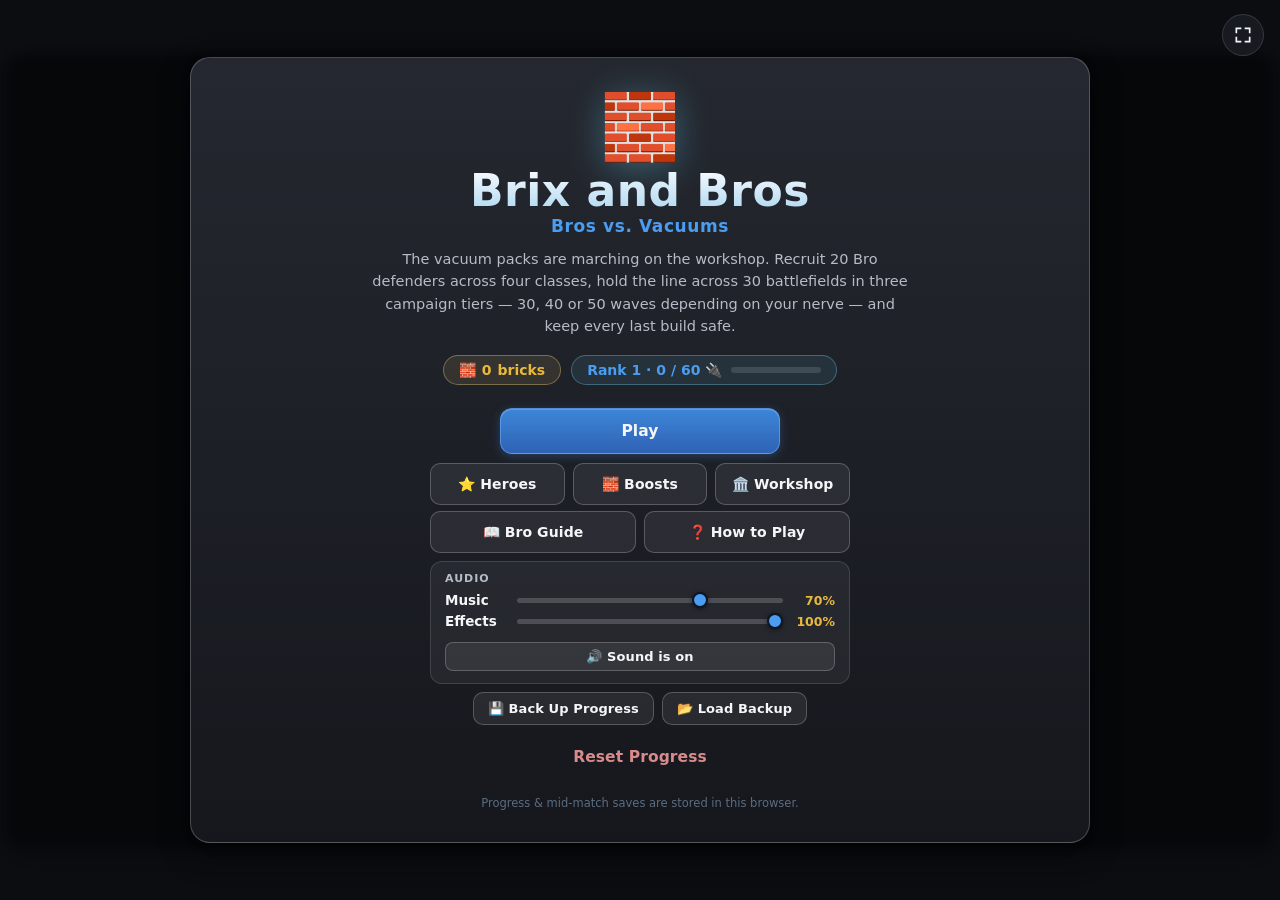
<file: index.html>
<!DOCTYPE html>
<html lang="en">
<head>
  <meta charset="UTF-8" />
  <meta name="viewport" content="width=device-width, initial-scale=1.0, maximum-scale=1.0, user-scalable=no, viewport-fit=cover" />
  <meta name="mobile-web-app-capable" content="yes" />
  <meta name="apple-mobile-web-app-capable" content="yes" />
  <meta name="apple-mobile-web-app-status-bar-style" content="black-translucent" />
  <meta name="theme-color" content="#14161b" />
  <link rel="manifest" href="manifest.json" />
  <link rel="apple-touch-icon" href="icons/apple-touch-icon.png" />
  <title>Brix and Bros — Bros vs. Vacuums</title>
  <link rel="stylesheet" href="style.css" />
  <link rel="icon" href="data:image/svg+xml,<svg xmlns='http://www.w3.org/2000/svg' viewBox='0 0 100 100'><text y='.9em' font-size='90'>🧱</text></svg>" />
</head>
<body>
  <div id="app">
    <div id="stage">
      <canvas id="game"></canvas>

      <!-- top-left: vitals -->
      <div id="hud-stats" style="display:none">
        <span class="stat lives" title="Lives">
          <svg viewBox="0 0 24 24" width="15" height="15"><path fill="currentColor" d="M12 21s-7.5-4.9-10-9.5C.4 8.4 2.4 4.5 6 4.5c2.1 0 3.6 1.2 4.4 2.4h1.2c.8-1.2 2.3-2.4 4.4-2.4 3.6 0 5.6 3.9 4 7-2.5 4.6-10 9.5-10 9.5z"/></svg>
          <b id="hud-lives">0</b>
        </span>
        <span class="stat cash" title="Studs — the recruiting currency for Bros">
          <!-- a stud: the round bump on top of a brick, seen at a slight angle -->
          <svg viewBox="0 0 24 24" width="15" height="15"><path fill="currentColor" d="M12 3c4.4 0 8 1.6 8 3.6v10.8c0 2-3.6 3.6-8 3.6s-8-1.6-8-3.6V6.6C4 4.6 7.6 3 12 3zm0 1.9c-3.2 0-5.6 1-5.6 1.7S8.8 8.3 12 8.3s5.6-1 5.6-1.7-2.4-1.7-5.6-1.7z"/></svg>
          <b id="hud-cash">0</b>
        </span>
        <span class="stat bricks" title="Bricks — the workshop's savings. Earned for surviving waves and winning battles, spent between them on heroes and boosts.">
          <span class="stat-glyph">🧱</span>
          <b id="hud-bricks">0</b>
        </span>
        <span class="stat wavebox">
          <span id="hud-wave">Wave 1/50</span>
          <span id="wave-bar"><i></i></span>
        </span>
        <span class="stat lvlname" id="hud-level"></span>
      </div>

      <!-- top-right: system -->
      <div id="hud-sys" style="display:none">
        <button class="icon-btn" id="btn-save" title="Save game (Ctrl/⌘+S)">
          <svg viewBox="0 0 24 24" width="16" height="16"><path fill="currentColor" d="M17 3H5a2 2 0 0 0-2 2v14a2 2 0 0 0 2 2h14a2 2 0 0 0 2-2V7l-4-4zm-5 16a3 3 0 1 1 0-6 3 3 0 0 1 0 6zm3-10H6V5h9v4z"/></svg>
        </button>
        <button class="icon-btn" id="btn-mute" title="Sound on/off (M)"></button>
        <button class="icon-btn" id="btn-menu" title="Menu (Esc)">
          <svg viewBox="0 0 24 24" width="16" height="16"><path fill="currentColor" d="M4 6h16v2.2H4zM4 10.9h16v2.2H4zM4 15.8h16V18H4z"/></svg>
        </button>
      </div>

      <div id="banner"></div>
      <div id="tooltip"></div>

      <!-- The Bro you tapped, in a column down the left. It lives out here
           rather than in the dock because everything in the dock is scaled to
           about a third on a phone, which is how a 10px sell button ended up
           one pixel under an upgrade button. Out here it is drawn at its own
           size, so the upgrade descriptions fit inside it and nothing has to be
           hovered to be read. -->
      <div id="selpanel" hidden></div>

      <!-- While a Bro is in hand. One quiet line along the bottom of the
           map: the selection card used to do this job and it is a full-height
           column, which meant a third of the battlefield went dark to tell you
           two things. -->
      <div id="place-hint"></div>

      <!-- touch: cancel an armed Bro (replaces right-click) -->
      <button id="btn-cancel-place" title="Cancel placement">✕ cancel</button>

      <!-- Asking before something that cannot be taken back. Selling is the only
           one so far. It is a card over the map rather than a full screen: the
           question is about one Bro, and covering the battlefield to ask it
           would be answering a different question. -->
      <div id="confirm" hidden>
        <div class="cf-card" role="alertdialog" aria-modal="true" aria-labelledby="cf-title">
          <h3 id="cf-title"></h3>
          <p id="cf-body"></p>
          <div class="cf-row">
            <button class="btn" id="cf-no">Cancel</button>
            <button class="btn danger" id="cf-yes"></button>
          </div>
        </div>
      </div>
    </div>

    <!-- Command dock. The build tray is separated from the other four panels by
         #sidebar, and #panel-fit wraps those four so the wide layout can scale
         them as one group inside half a column. In every other layout both are
         display:contents and these five panels behave as one flex row exactly
         as before — the CSS sets their order explicitly rather than relying on
         this markup. -->
    <div id="dock">
      <div id="palette"></div>
      <div id="panel-fit"><div id="sidebar">
        <div id="dock-hero" style="display:none"></div>
        <div id="dock-powers" title=""></div>
        <div id="command">
          <div id="wave-preview"></div>
          <button class="btn primary" id="send-wave">Send Wave <kbd>space</kbd></button>
          <div id="cmd-row">
            <button class="btn tiny" id="btn-speed" title="Game speed (Tab)">1×</button>
            <button class="btn tiny" id="btn-pause" title="Pause (P)">⏸</button>
            <label class="hud-check" title="Auto-send the next wave">
              <span class="switch"><input type="checkbox" id="auto-start" /><span class="knob"></span></span> auto
            </label>
          </div>
        </div>
      </div></div>
    </div>
  </div>

  <button class="icon-btn" id="btn-fs" title="Fullscreen"></button>

  <div id="overlay">
    <div class="screen" id="screen-menu">
      <div class="title-art">🧱</div>
      <h1>Brix and Bros</h1>
      <p class="subtitle">Bros vs. Vacuums</p>
      <p class="blurb">The vacuum packs are marching on the workshop. Recruit 20 Bro defenders across
        four classes, hold the line across 30 battlefields in three campaign tiers — 30, 40 or 50
        waves depending on your nerve — and keep every last build safe.</p>
      <div class="chip-row">
        <div class="brick-chip" title="Bricks — win battles to earn them">🧱 <b class="js-bricks">0</b> bricks</div>
        <div class="rank-chip" title="Every vacuum destroyed in a campaign wave is 1 XP; endless waves pay a quarter. Each rank recruits another Bro.">
          <span class="js-rank">Rank 1</span>
          <span class="rank-bar js-rank-bar"><i></i></span>
        </div>
      </div>
      <button class="btn big primary" id="btn-play">Play</button>
      <div class="menu-row">
        <button class="btn" id="btn-heroes">⭐ Heroes</button>
        <button class="btn" id="btn-shop">🧱 Boosts</button>
        <button class="btn" id="btn-workshop">🏛️ Workshop</button>
      </div>
      <div class="menu-row">
        <button class="btn" id="btn-guide">📖 Bro Guide</button>
        <button class="btn" id="btn-howto">❓ How to Play</button>
      </div>
      <div id="menu-audio"></div>
      <div class="menu-io">
        <button class="btn" id="btn-export">💾 Back Up Progress</button>
        <button class="btn" id="btn-import">📂 Load Backup</button>
      </div>
      <input type="file" id="import-file" accept=".json,application/json" hidden />
      <button class="btn big danger-ghost" id="btn-reset">Reset Progress</button>
      <p class="footnote">Progress &amp; mid-match saves are stored in this browser.</p>
    </div>

    <div class="screen" id="screen-levels">
      <div class="screen-head">
        <button class="btn small" id="btn-levels-back">← Menu</button>
        <h2>Choose a Battlefield</h2>
        <span class="brick-chip" title="Bricks — win battles to earn them">🧱 <b class="js-bricks">0</b> bricks</span>
      </div>
      <div class="rank-chip wide" title="Every vacuum destroyed in a campaign wave is 1 XP; endless waves pay a quarter. Each rank recruits another Bro.">
        <span class="js-rank">Rank 1</span>
        <span class="rank-bar js-rank-bar"><i></i></span>
      </div>
      <div id="level-grid"></div>
    </div>

    <div class="screen" id="screen-diff">
      <div class="screen-head">
        <button class="btn small" id="btn-diff-back">← Back</button>
        <h2>Choose Your Challenge</h2>
        <span class="brick-chip" title="Bricks — win battles to earn them">🧱 <b class="js-bricks">0</b> bricks</span>
      </div>
      <p class="blurb" id="diff-sub"></p>
      <div id="diff-grid"></div>
      <div id="hero-head">Your champion — one fights beside the workshop each battle</div>
      <div id="hero-row"></div>
      <button class="btn" id="btn-diff-shop">🧱 Boost Shop</button>
      <button class="btn" id="btn-diff-workshop">🏛️ Workshop Upgrades</button>
    </div>

    <div class="screen" id="screen-shop">
      <div class="screen-head">
        <button class="btn small" id="btn-shop-back">← Back</button>
        <h2>🧱 Boost Shop</h2>
        <span class="brick-chip" title="Bricks — win battles to earn them">🧱 <b class="js-bricks">0</b> bricks</span>
      </div>
      <p class="blurb">Stock up before battle. Boosts you own appear in the command dock during a match —
        one click fires them. Win battles to earn more bricks.</p>
      <div id="shop-grid"></div>
    </div>

    <div class="screen" id="screen-workshop">
      <div class="screen-head">
        <button class="btn small" id="btn-workshop-back">← Back</button>
        <h2>🏛️ Workshop Upgrades</h2>
        <span class="brick-chip" title="Bricks — win battles to earn them">🧱 <b class="js-bricks">0</b> bricks</span>
      </div>
      <p class="blurb">Permanent improvements for the whole crew — bought once with bricks,
        working in every battle from then on. Three tiers each.</p>
      <div id="workshop-grid"></div>
    </div>

    <div class="screen" id="screen-heroes">
      <div class="screen-head">
        <button class="btn small" id="btn-heroes-back">← Back</button>
        <h2>⭐ Heroes</h2>
        <span class="brick-chip" title="Bricks — win battles to earn them">🧱 <b class="js-bricks">0</b> bricks</span>
      </div>
      <p class="blurb">One champion fights beside the workshop each battle. Nine to choose from, each built
        around a different job — shredding swarms, reaching the whole map, arcing over ridges, stripping
        casing, or simply paying better. Heroes are recruited once with bricks and are yours forever:
        they place like a tower, level up on vacuums felled while they stand on the board, and unlock a
        signature ability at level 3. Pick who marches with you here or on the challenge screen before
        any battle.</p>
      <div id="hero-row-menu" class="hero-row"></div>
    </div>

    <div class="screen" id="screen-guide">
      <div class="screen-head">
        <button class="btn small" id="btn-guide-back">← Back</button>
        <h2>📖 Bro Guide</h2>
      </div>
      <p class="blurb">Every defender and every threat — stats, upgrade paths, and what they're for.</p>
      <div id="guide-body"></div>
    </div>

    <div class="screen" id="screen-howto">
      <div class="screen-head">
        <button class="btn small" id="btn-howto-back">← Back</button>
        <h2>How to Play</h2>
      </div>
      <div class="howto">
        <p><b>Goal:</b> stop the vacuums from reaching the Home Build. Each leak costs lives — bigger vacuums cost more. Survive every wave to win the level and unlock the next.</p>
        <p><b>Difficulty:</b> pick it when you start a battle. <b>Easy</b> — 30 waves, towers 15% cheaper, +25% lives. <b>Medium</b> — 40 waves, standard prices and lives. <b>Hard</b> — 50 waves, towers 15% pricier, −20% lives. Every campaign ends on a boss.</p>
        <p><b>Unlocking:</b> each difficulty has its own campaign. You advance one battlefield at a time, and clearing a whole tier of ten on a difficulty opens the <i>next</i> tier on that difficulty. Winning on a harder setting also counts for the easier ones — beat it on Hard and the Easy and Medium unlocks come free.</p>
        <p><b>Second Chance:</b> if the workshop falls, you can spend bricks to retry (Easy 25 · Medium 50 · Hard 100): lives fully restored, the field is cleared, and the wave that beat you replays — towers and studs are kept.</p>
        <p><b>Bricks &amp; boosts:</b> winning a battle earns 🧱 bricks (Easy 100 · Medium 250 · Hard 500). Spend them in the <b>Boost Shop</b> (main menu) <i>before</i> a match: studs drops, spike walls, frenzy, a field-wide freeze, extra lives, an avalanche. Boosts you own sit in the command dock during battle — one click fires them.</p>
        <p><b>Build:</b> click a Bro in the bottom bar — or press its key. The bar is laid out like your keyboard:
          <kbd>1</kbd>–<kbd>5</kbd> Knights, <kbd>Q</kbd>–<kbd>T</kbd> Space, <kbd>A</kbd>–<kbd>G</kbd> Wizards, <kbd>Z</kbd>–<kbd>B</kbd> Crew.
          Then click the map to place (hold <kbd>Shift</kbd> to place several). Rovers and skiffs need a <span style="color:#67d4f5">pool</span>.</p>
        <p><b>Manage:</b> click a placed Bro — its card appears in the bottom-left. <kbd>Q</kbd>/<kbd>W</kbd>/<kbd>E</kbd> buy its three upgrade paths, <kbd>T</kbd> cycles targeting, <kbd>X</kbd> sells.</p>
        <p><b>Three paths, choose two.</b> Studs may go into only two of a Bro's three paths — buying into a second shuts the third for the battle. One of your two can reach its <b>capstone</b> (tier 3); the other stops at tier 2. Tiers 1 and 2 sharpen the numbers; every capstone changes how the Bro plays.</p>
        <p><b>Vacuums:</b> bigger ones split into smaller ones when destroyed. Watch for <b>Stealth</b> (needs detection), <b>Armored</b> (shred or pierce it), <b>Regenerators</b>, and bosses on waves 20, 30, 40, 50. The next wave's composition is previewed next to the Send button.</p>
        <p><b>Economy:</b> two currencies. 🔩 <b>Studs</b> is match money — pops and wave clears pay it, and it recruits and upgrades Bros (it resets each battle). 🧱 <b>Bricks</b> persist forever and buy boosts and retries. Parts Traders net extra studs every wave — early economy compounds fast.</p>
        <p><b>Saving:</b> autosaves after every wave; <kbd>Ctrl/⌘+S</kbd> (or the save button) saves <i>mid-wave</i>. Resume from the level screen.
          Progress lives in this browser — <b>💾 Back Up Progress</b> (main menu) writes it all to one file you keep
          (on iPhone/iPad: Save to Files — an iCloud Drive folder syncs it to your other devices), and <b>📂 Load Backup</b> restores it anywhere.</p>
        <p class="keys-line"><kbd>Space</kbd> send wave · <kbd>Tab</kbd> speed · <kbd>P</kbd> pause · <kbd>M</kbd> mute · <kbd>Esc</kbd> cancel / menu</p>
      </div>
    </div>

    <div class="screen" id="screen-pause">
      <h2>⏸ Paused</h2>
      <button class="btn big primary" id="btn-resume">Resume <span class="kbd-hint"><kbd>Esc</kbd></span></button>
      <button class="btn big" id="btn-pause-save">Save Game</button>
      <button class="btn big" id="btn-pause-guide">📖 Bro Guide</button>
      <button class="btn big" id="btn-pause-quit">Save &amp; Quit to Menu</button>
      <!-- Last, and set apart. It is the only control in the game that throws
           away a run on purpose, so it does not sit next to Resume. -->
      <button class="btn big danger" id="btn-pause-restart">↻ Restart Battle</button>
      <div id="pause-audio"></div>
      <div class="cheatsheet">
        <div><kbd>1</kbd>–<kbd>5</kbd> <kbd>Q</kbd>–<kbd>T</kbd> <kbd>A</kbd>–<kbd>G</kbd> <kbd>Z</kbd>–<kbd>B</kbd><span>build Bros</span></div>
        <div><kbd>Space</kbd><span>send wave</span></div>
        <div><kbd>Tab</kbd><span>speed 1× / 2× / 3×</span></div>
        <div><kbd>Q</kbd> <kbd>W</kbd> <kbd>T</kbd> <kbd>X</kbd><span>upgrade · target · sell (selected)</span></div>
        <div><kbd>Ctrl/⌘ S</kbd><span>save mid-wave</span></div>
      </div>
    </div>

    <div class="screen" id="screen-end">
      <h2 id="end-title"></h2>
      <p class="blurb" id="end-sub"></p>
      <div class="brick-chip" title="Bricks — win battles to earn them">🧱 <b class="js-bricks">0</b> bricks</div>
      <button class="btn big retry" id="btn-retry" style="display:none"></button>
      <button class="btn big primary" id="btn-endless" style="display:none">🔁 Keep Going — Endless Shift</button>
      <button class="btn big" id="btn-end-menu">Back to Levels</button>
    </div>
  </div>

  <div id="toasts"></div>

  <!-- Zero-sized, invisible, and its only job is to be measured. The four
       env(safe-area-inset-*) numbers are needed in JS — fitCanvas positions the
       battlefield around whatever is sticking into the screen — and the browser
       will only hand them over as resolved pixels via a computed style. #app
       used to be padded by them and this was read off #app; that padding is
       gone, because paying map for a cutout is the trade this build stopped
       making. -->
  <div id="safe-probe" aria-hidden="true"></div>

  <!-- phones held upright: the battlefields are all wider than they are tall -->
  <div id="rotate-hint">
    <div class="rot-icon">📱</div>
    <h3>Turn your phone sideways</h3>
    <p>Brix and Bros needs a landscape screen — the battlefields are far wider than they are tall.</p>
  </div>

  <script src="js/data.js"></script>
  <script src="js/waves.js"></script>
  <script src="js/engine.js"></script>
  <script src="js/render.js"></script>
  <script src="js/music.js"></script>
  <script src="js/ui.js"></script>
  <script src="js/main.js"></script>
  <script>
    // offline caching only on the hosted copy — local play stays cache-free
    if ('serviceWorker' in navigator && location.hostname.endsWith('github.io')) {
      navigator.serviceWorker.register('sw.js');
    }
  </script>
</body>
</html>
</file>
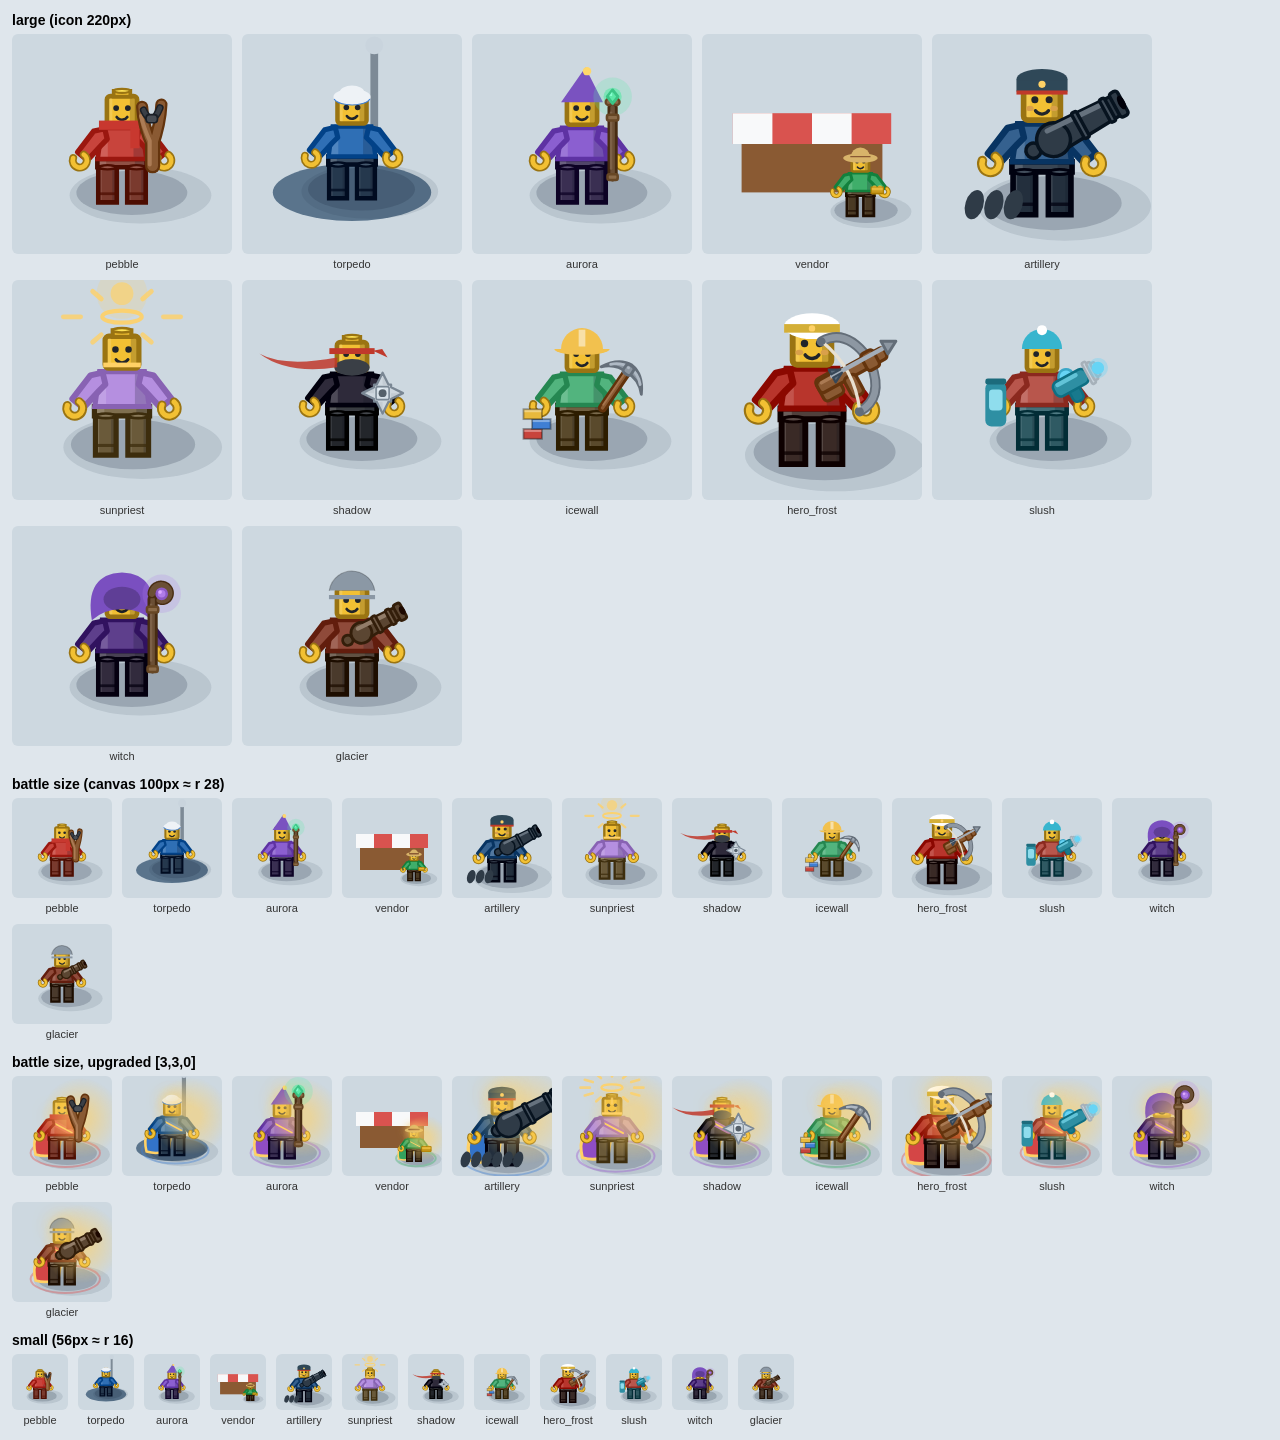
<file: figtest.html>
<!DOCTYPE html>
<html>
<head>
<meta charset="utf-8">
<title>figure test grid</title>
<style>
  body { background: #dfe6ec; font-family: sans-serif; margin: 12px; }
  .row { display: flex; gap: 10px; flex-wrap: wrap; align-items: flex-end; margin-bottom: 14px; }
  .cell { text-align: center; }
  .cell span { display: block; font-size: 11px; color: #333; }
  canvas { background: #cdd8e0; border-radius: 6px; }
  h3 { margin: 6px 0; font-size: 14px; }
</style>
</head>
<body>
<div id="grid"></div>
<script src="js/data.js"></script>
<script src="js/waves.js"></script>
<script src="js/engine.js"></script>
<script src="js/render.js"></script>
<script>
  const grid = document.getElementById('grid');
  const types = ['pebble', 'torpedo', 'aurora', 'vendor', 'artillery', 'sunpriest', 'shadow', 'icewall', 'hero_frost', 'slush', 'witch', 'glacier'];

  function row(title, size, up) {
    const h = document.createElement('h3');
    h.textContent = title;
    grid.appendChild(h);
    const div = document.createElement('div');
    div.className = 'row';
    for (const id of types) {
      const cell = document.createElement('div');
      cell.className = 'cell';
      const cv = document.createElement('canvas');
      cv.width = cv.height = size;
      G.drawTowerIcon(cv, id, up);
      const lab = document.createElement('span');
      lab.textContent = id;
      cell.appendChild(cv); cell.appendChild(lab);
      div.appendChild(cell);
    }
    grid.appendChild(div);
  }

  row('large (icon 220px)', 220, null);
  row('battle size (canvas 100px ≈ r 28)', 100, null);
  row('battle size, upgraded [3,3,0]', 100, [3, 3, 0]);
  row('small (56px ≈ r 16)', 56, null);
</script>
</body>
</html>
</file>
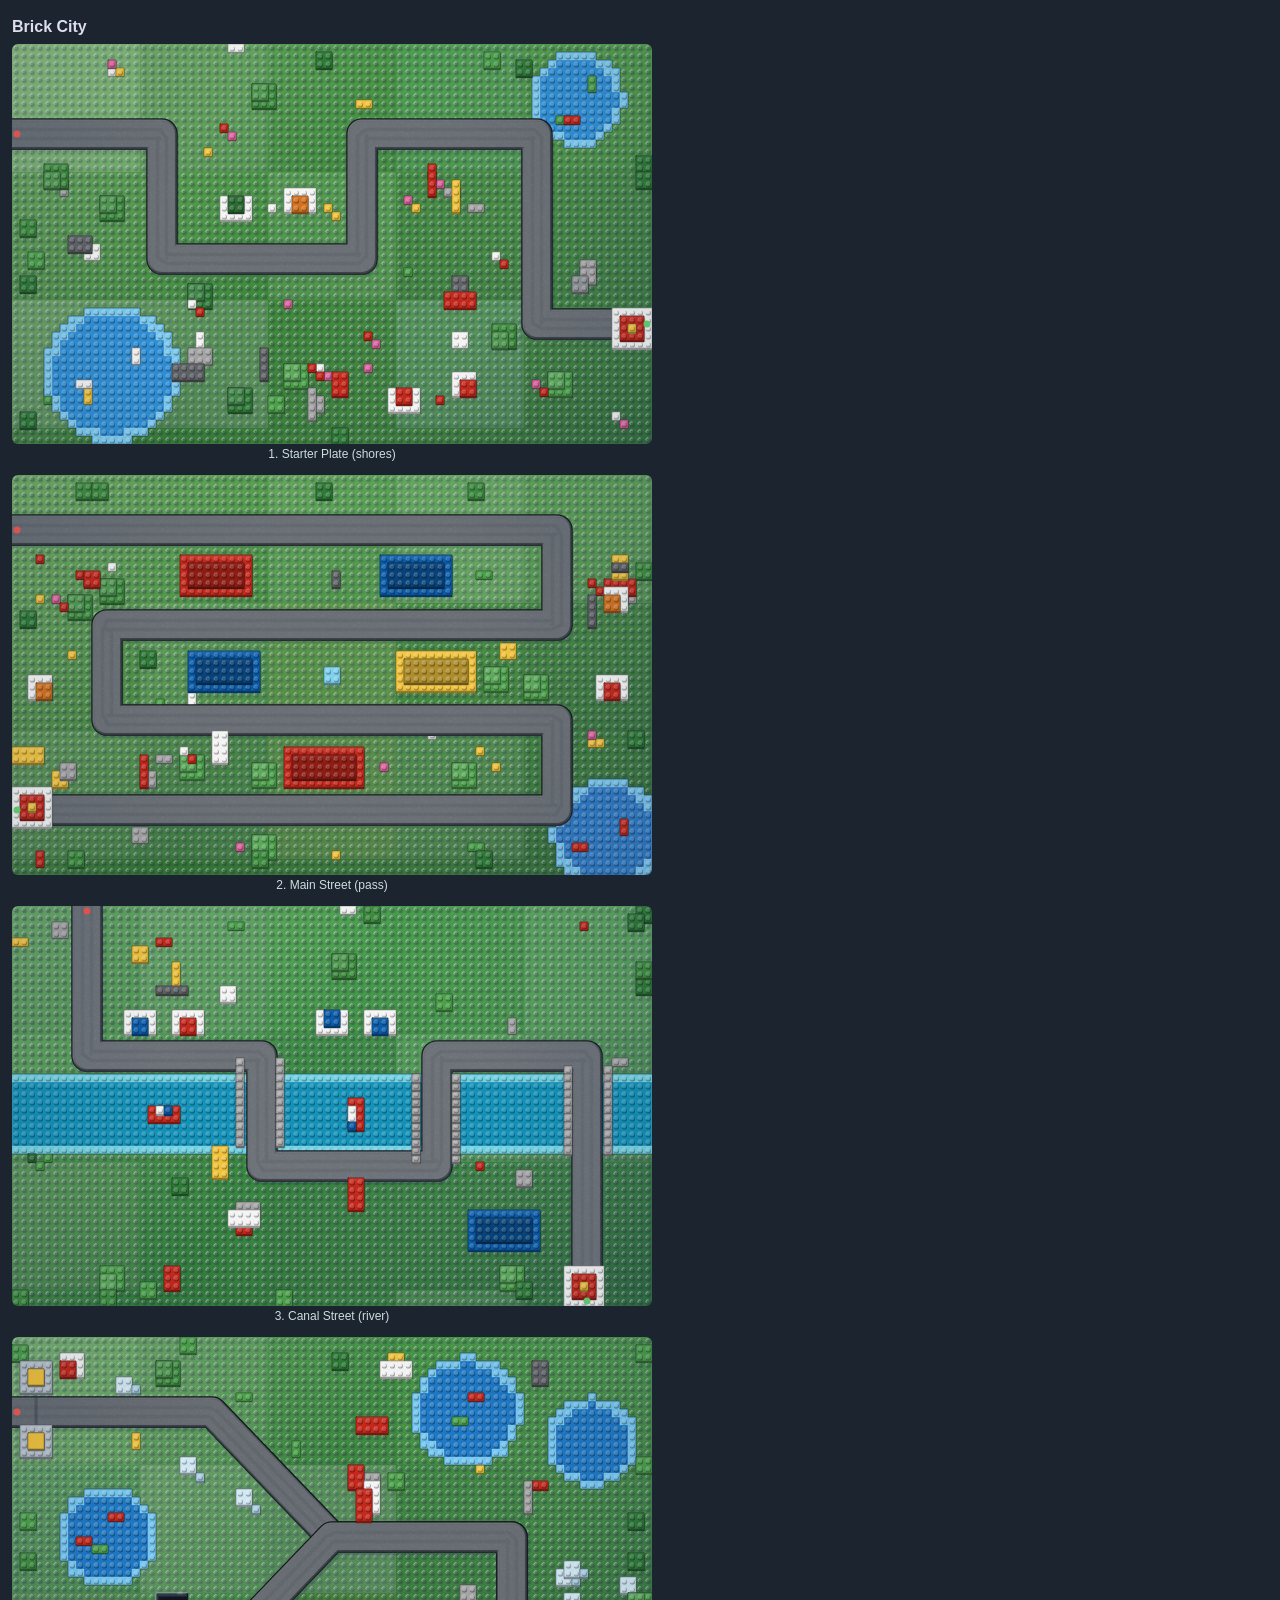
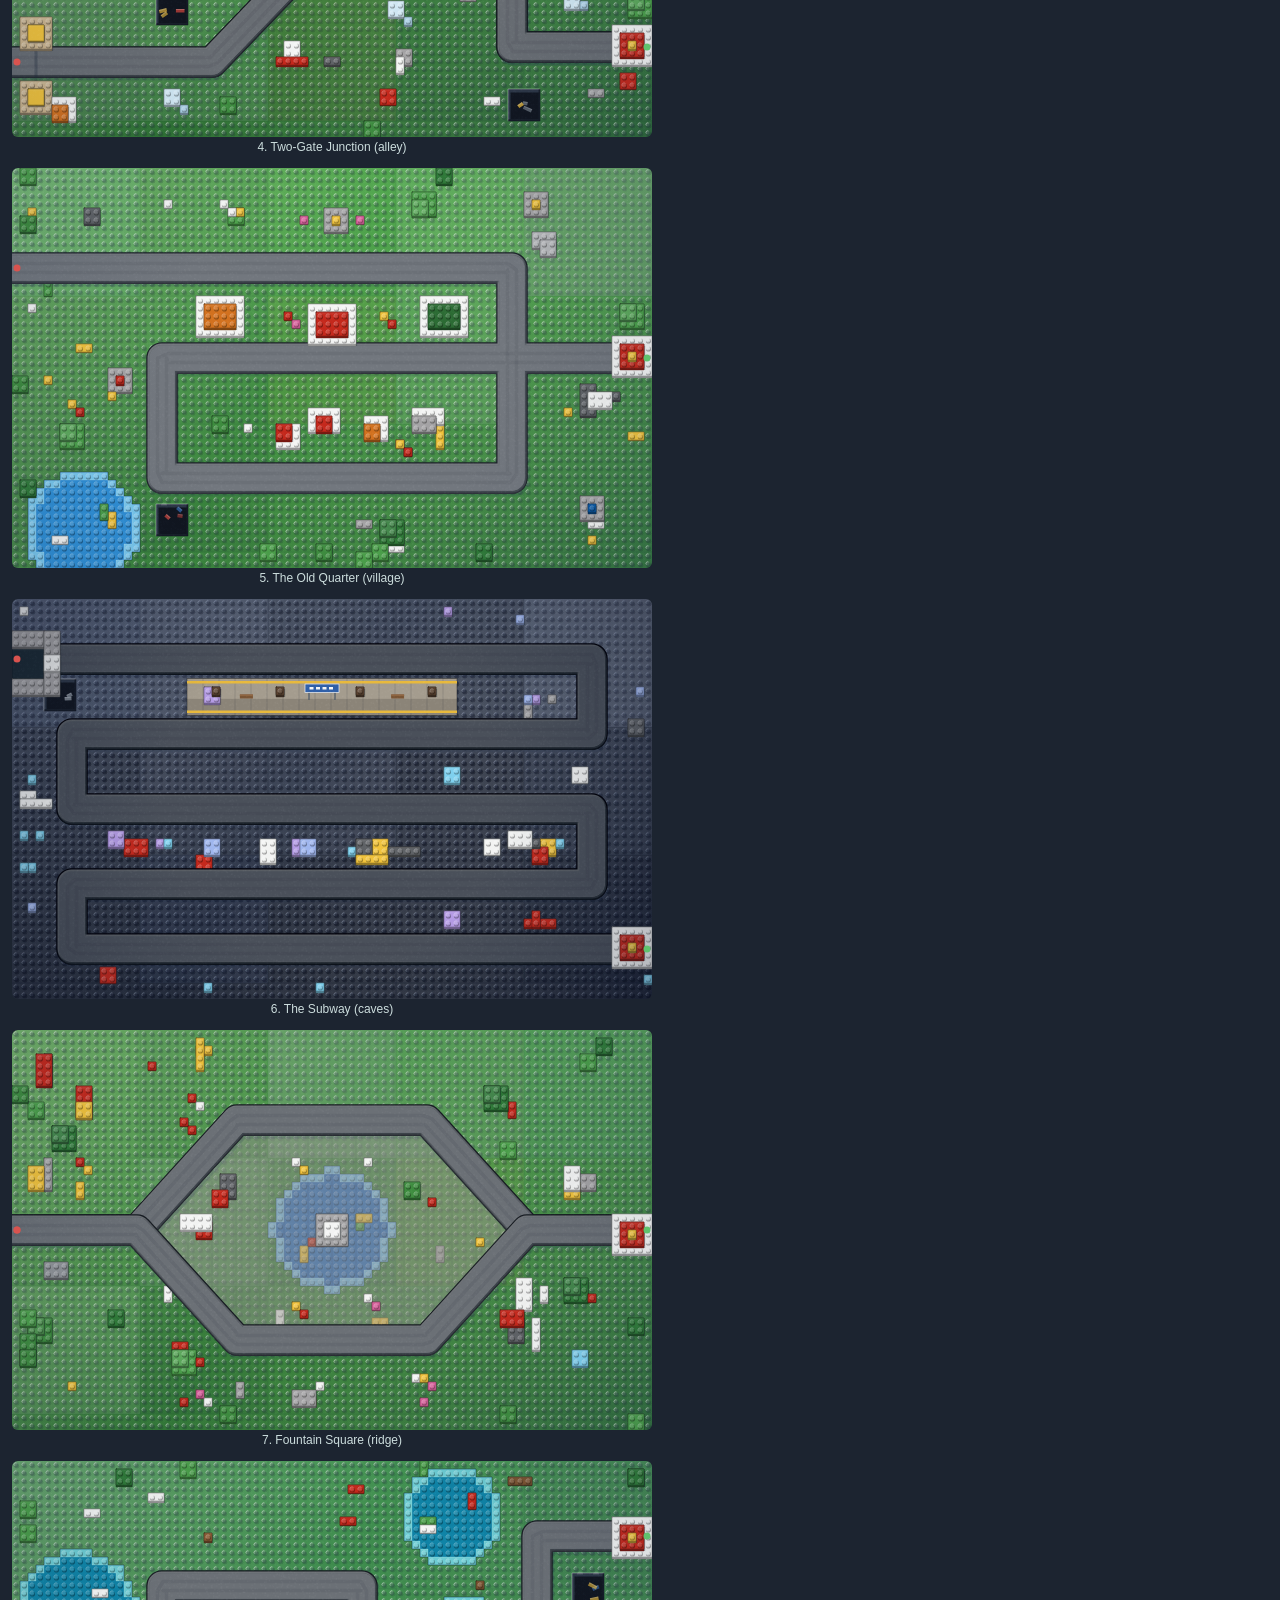
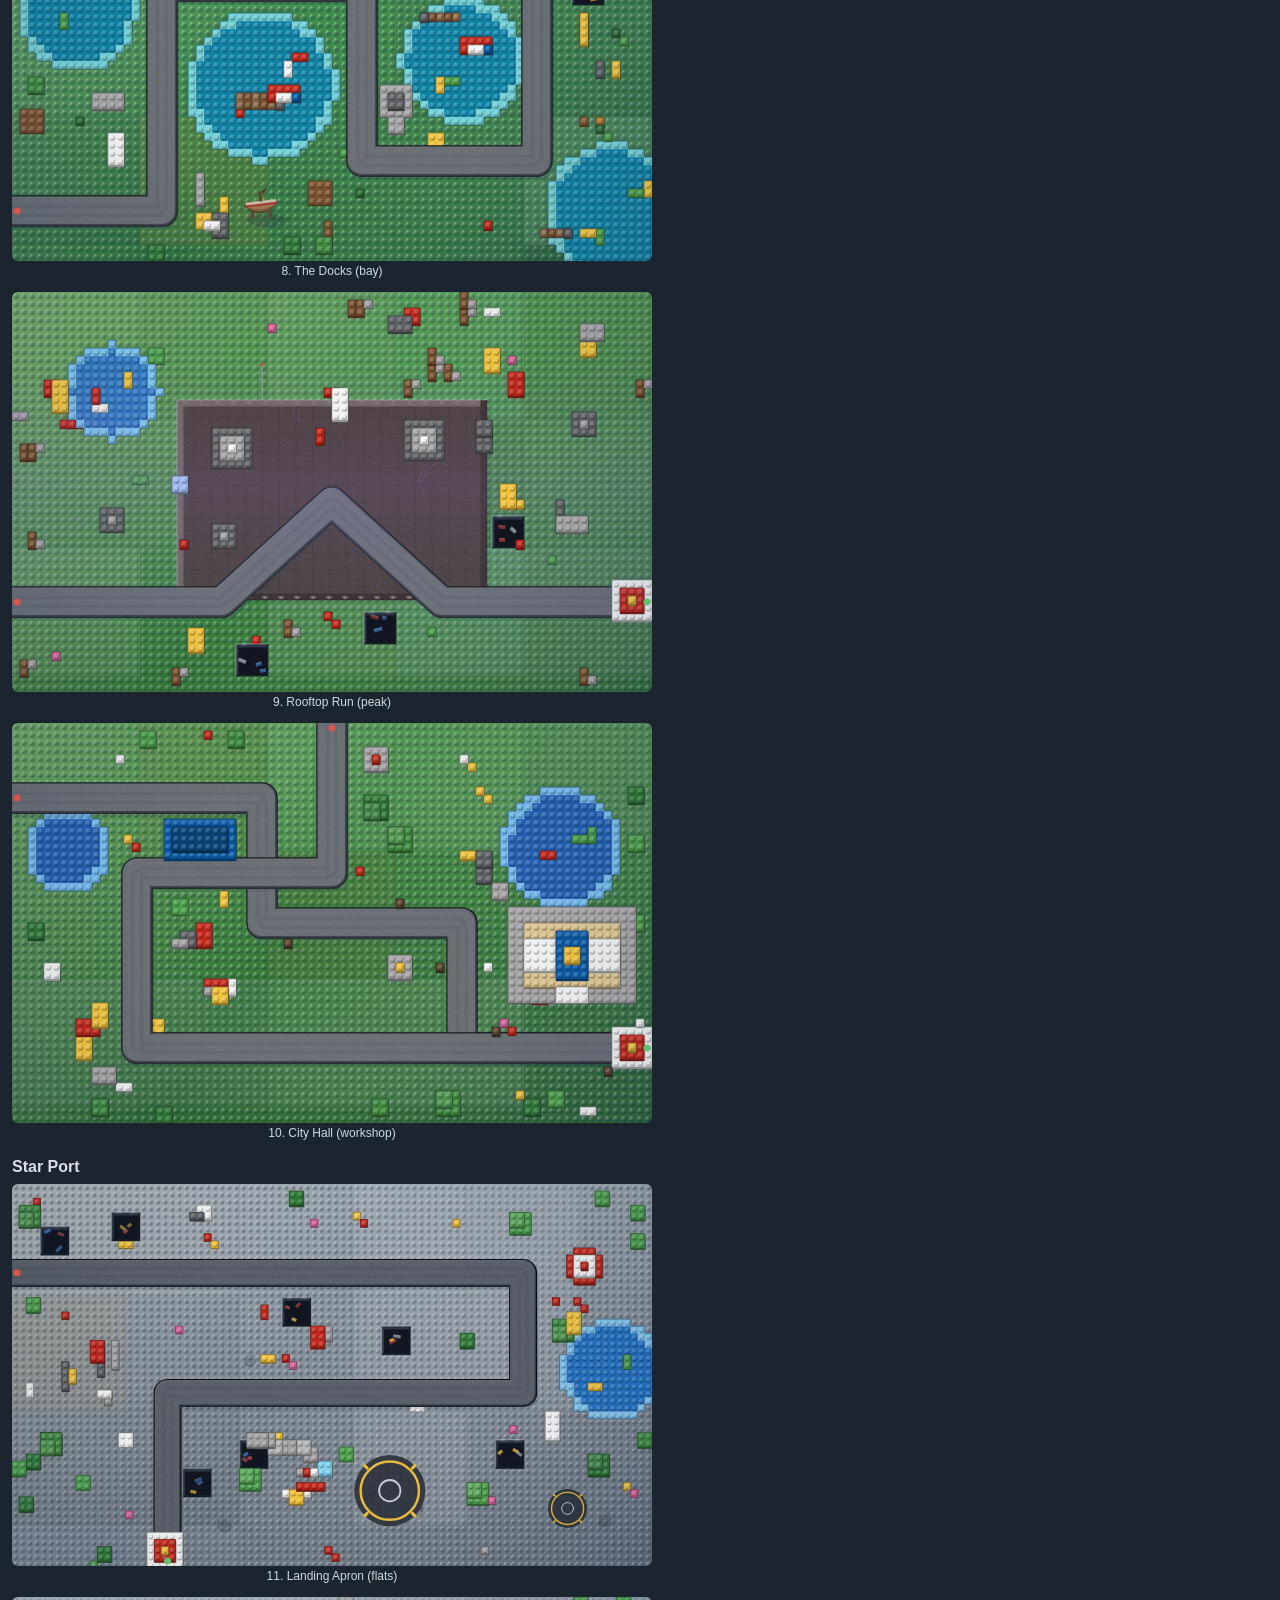
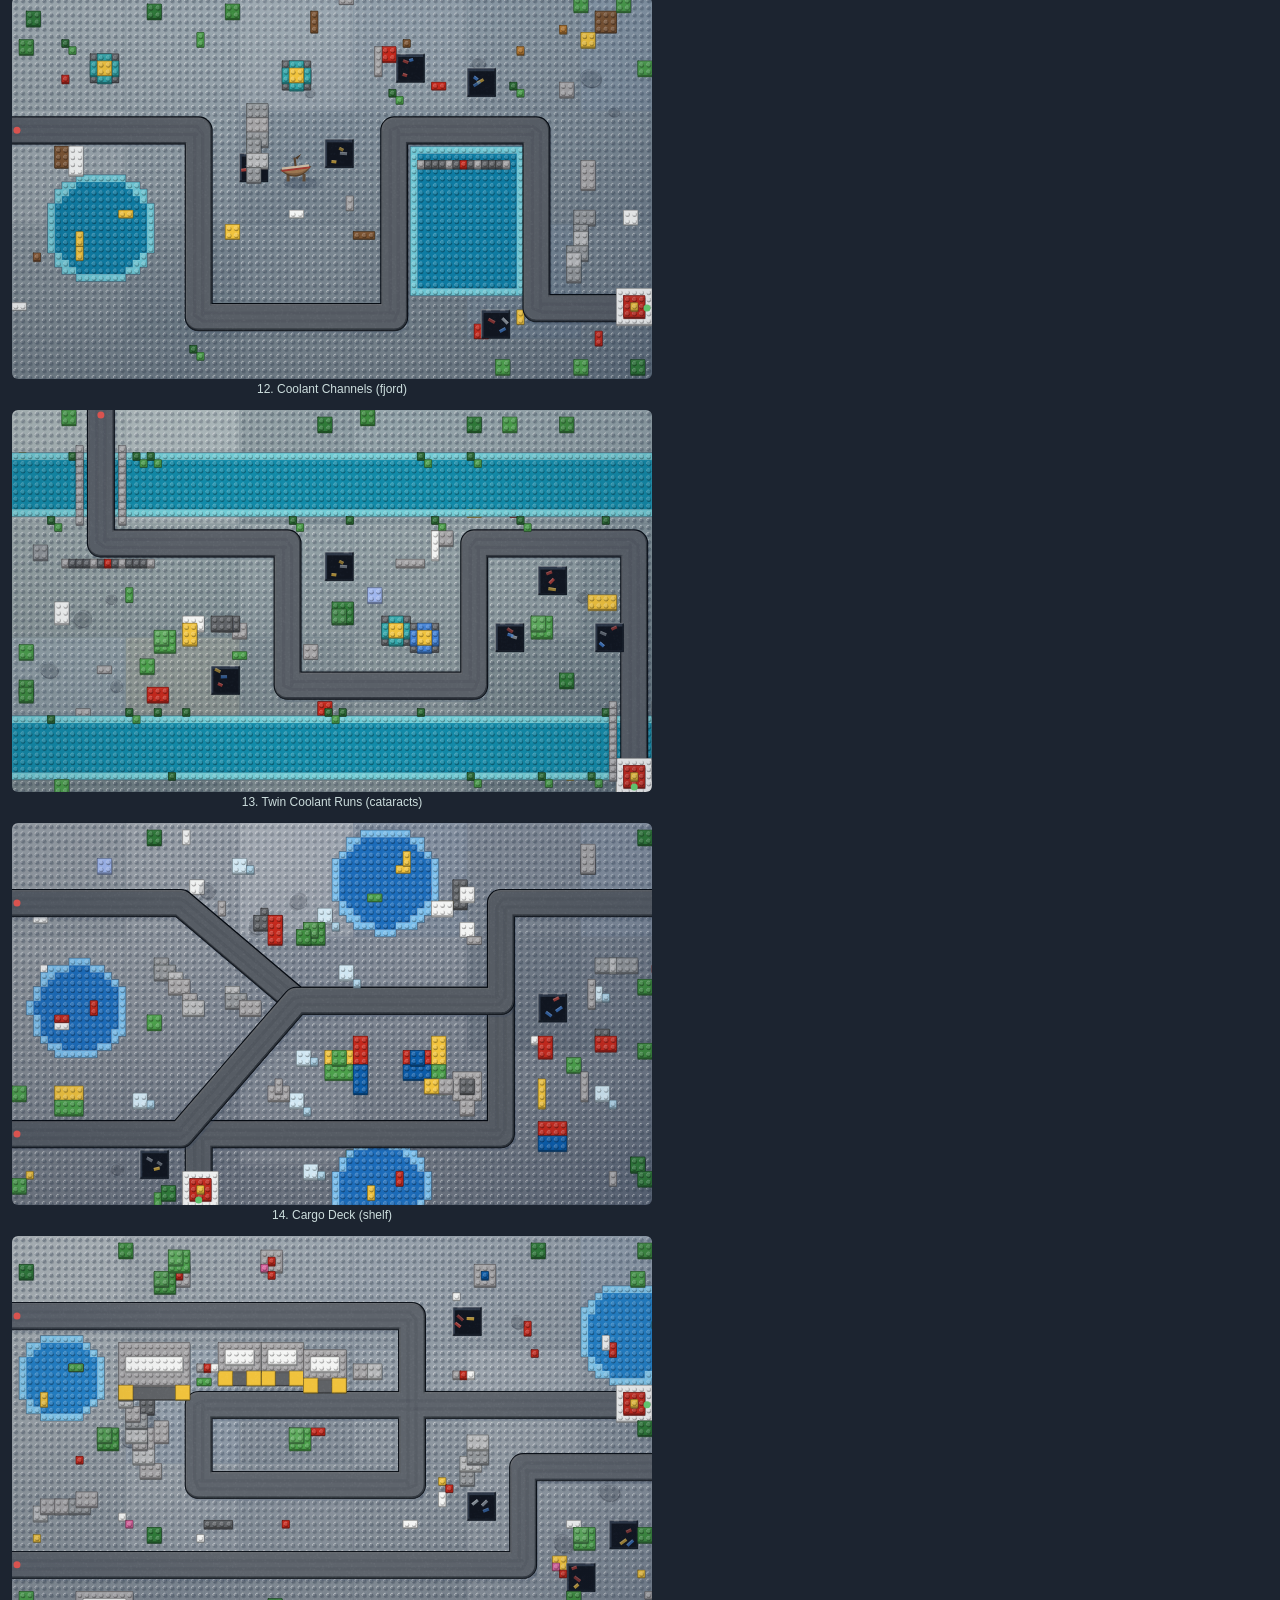
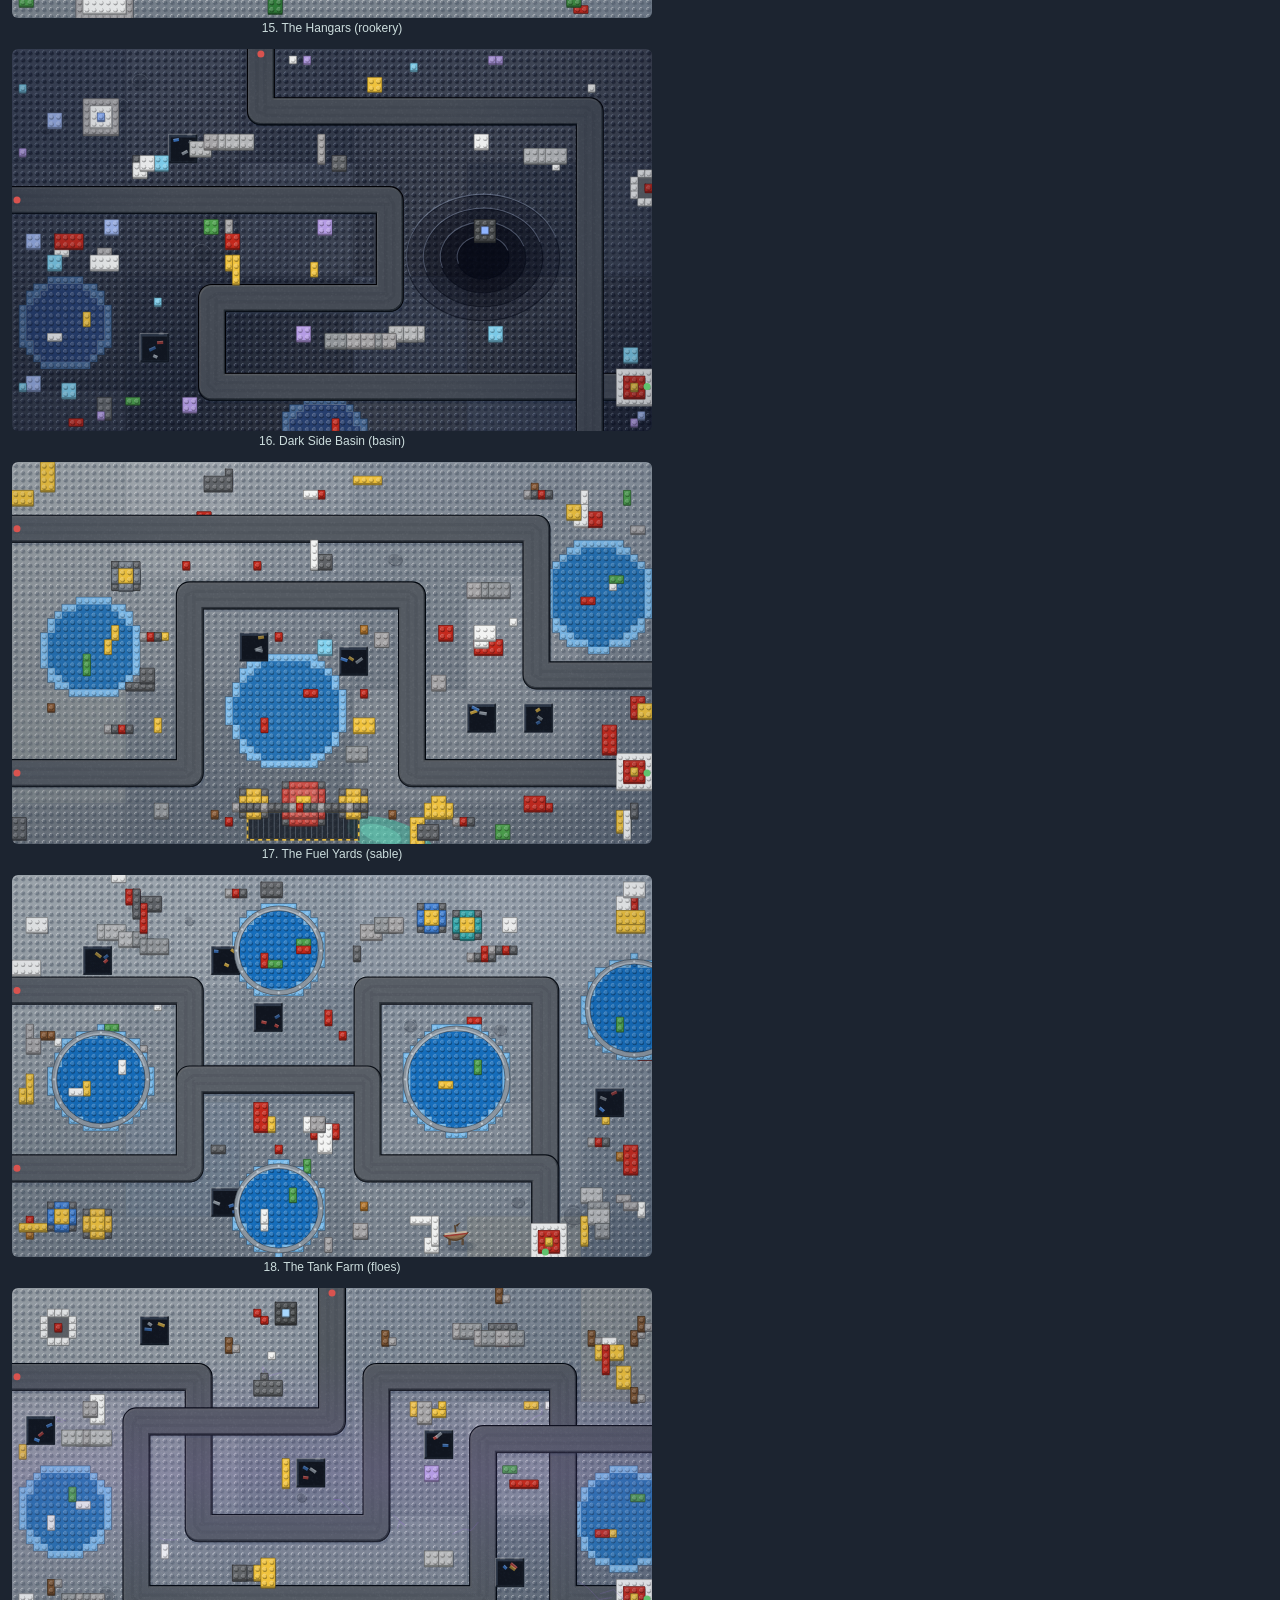
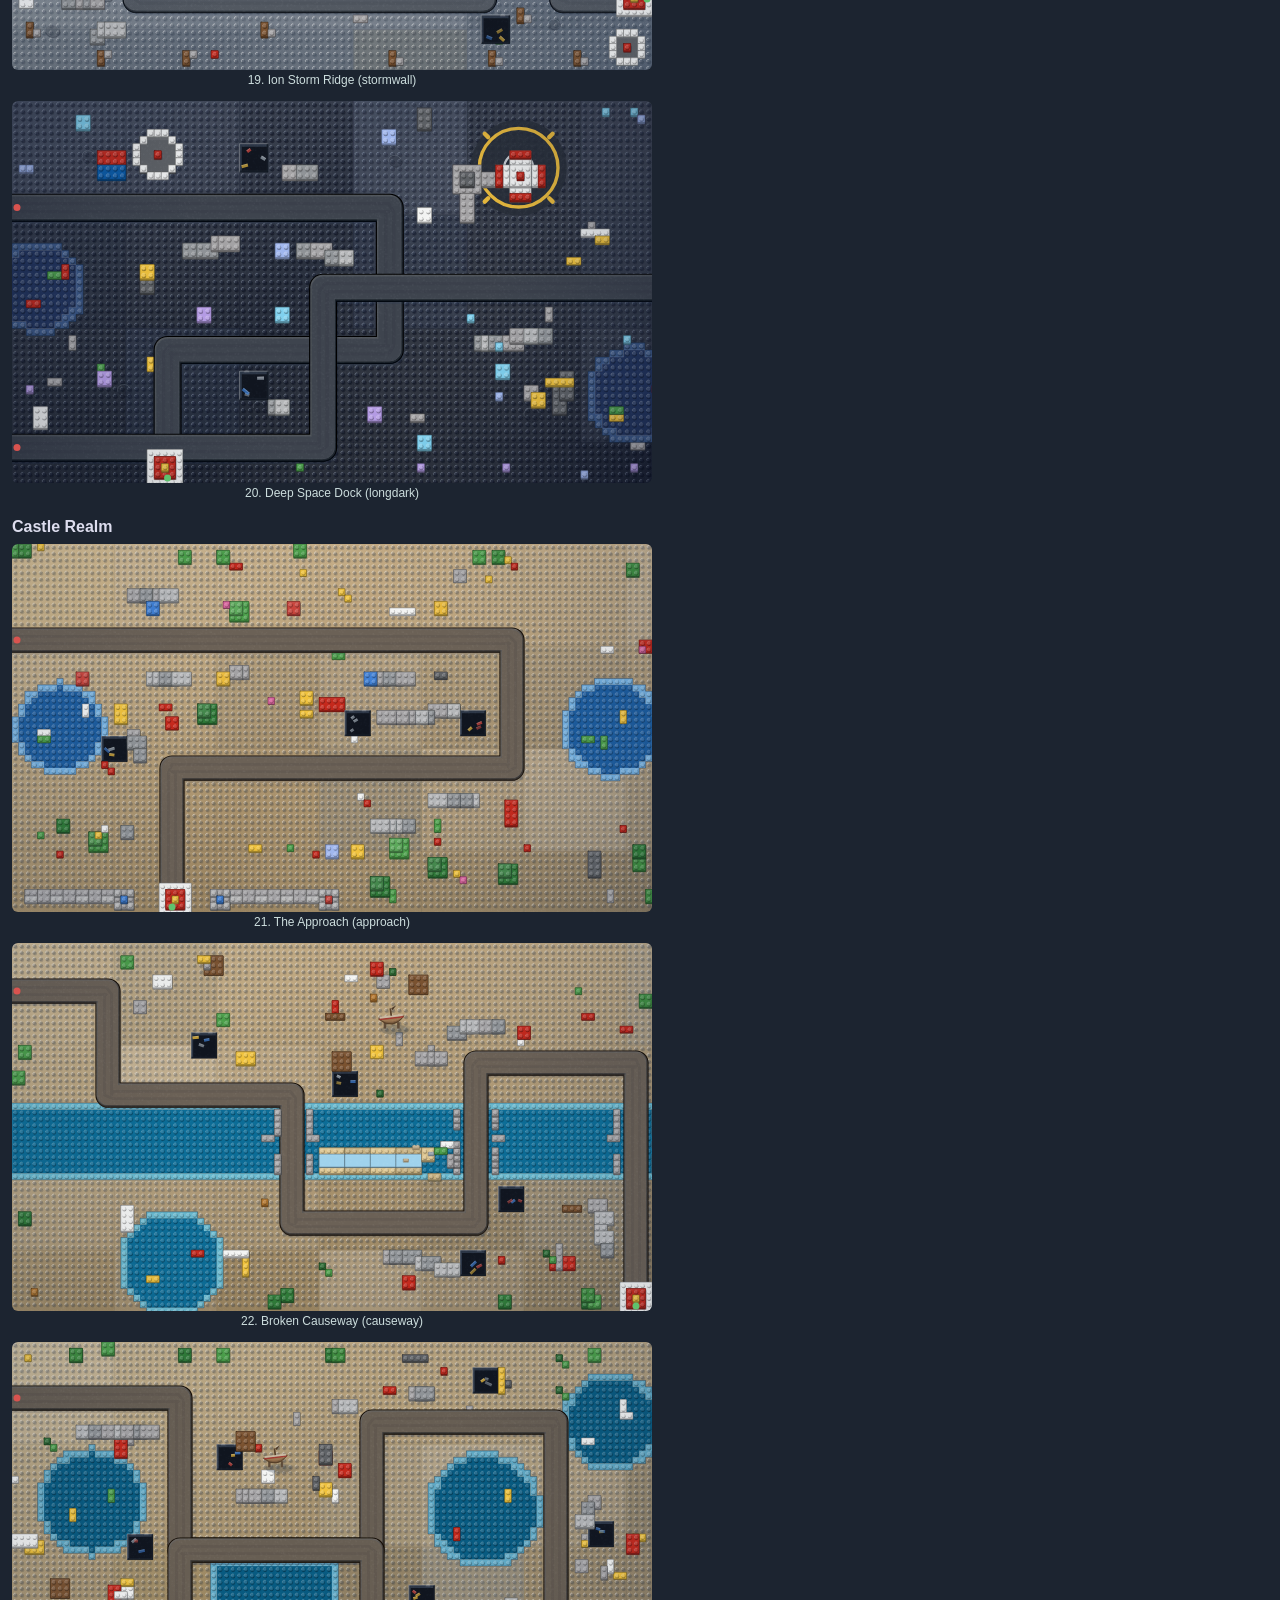
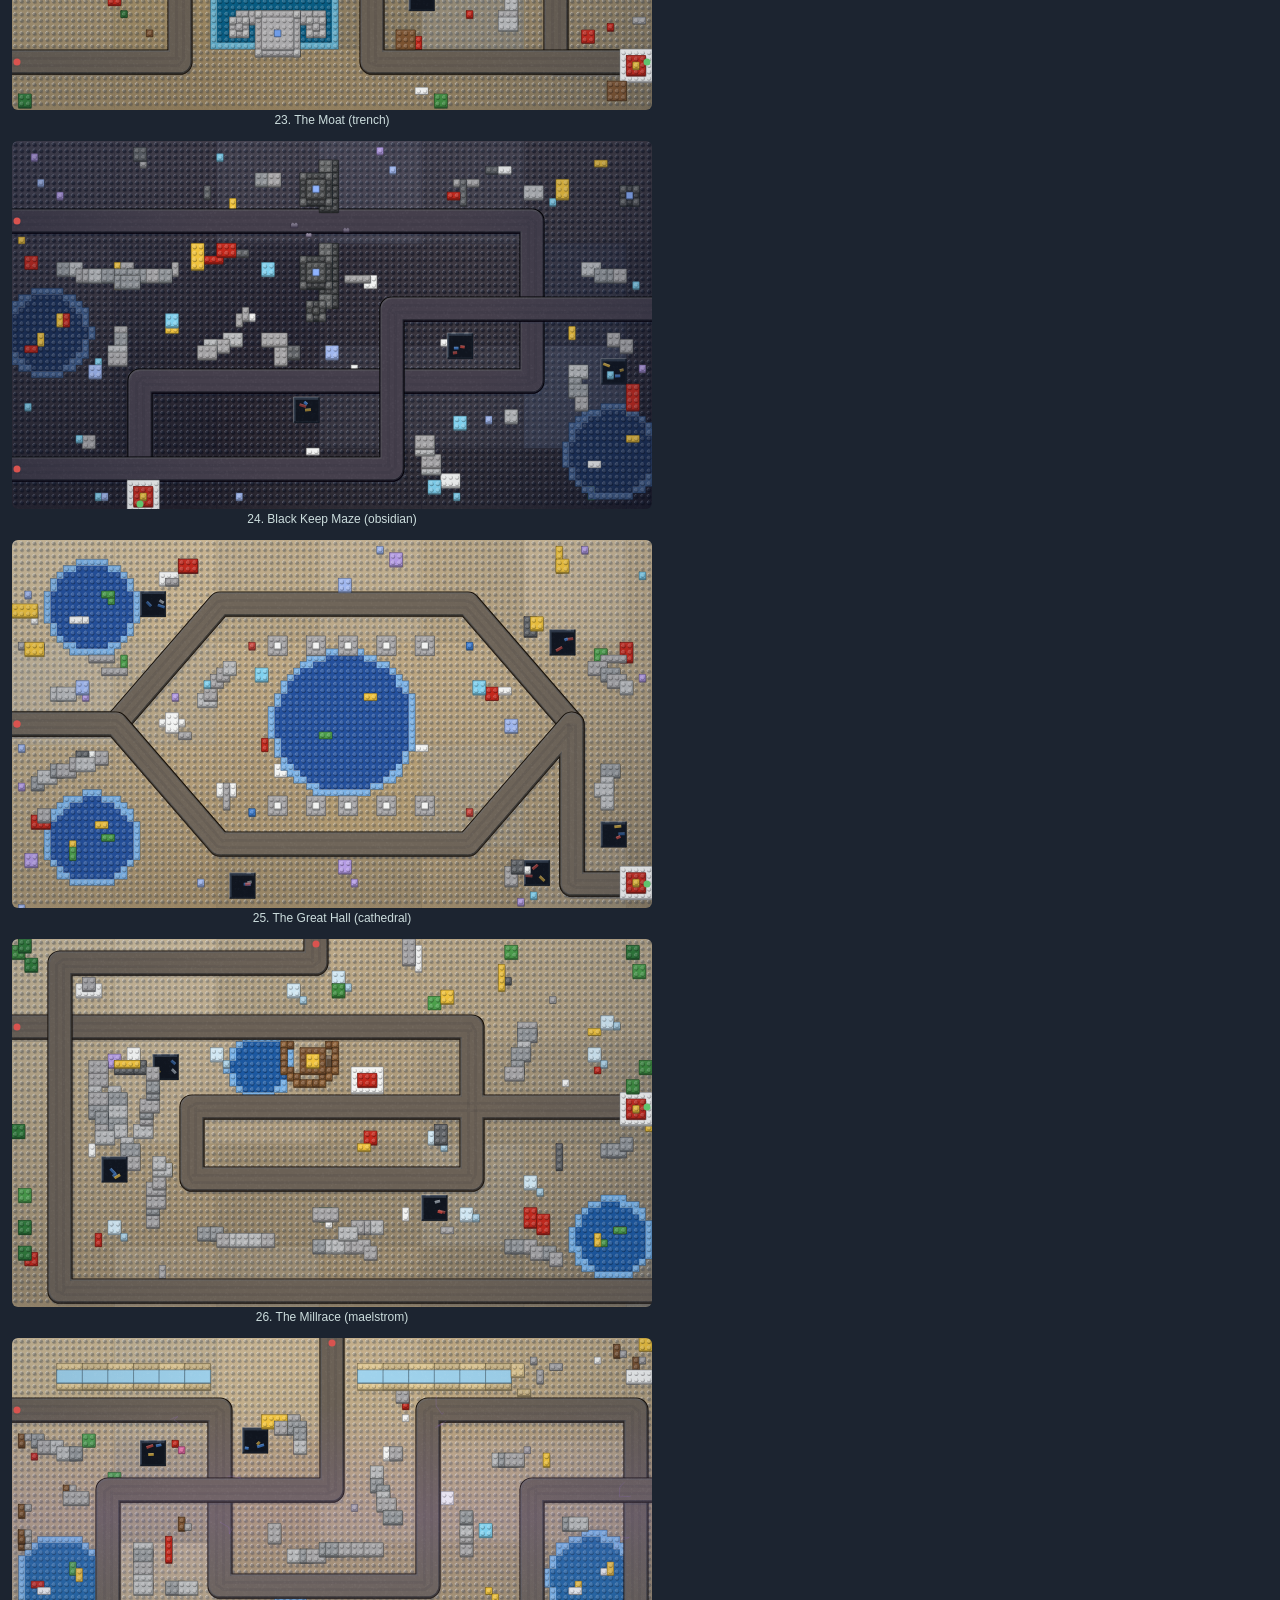
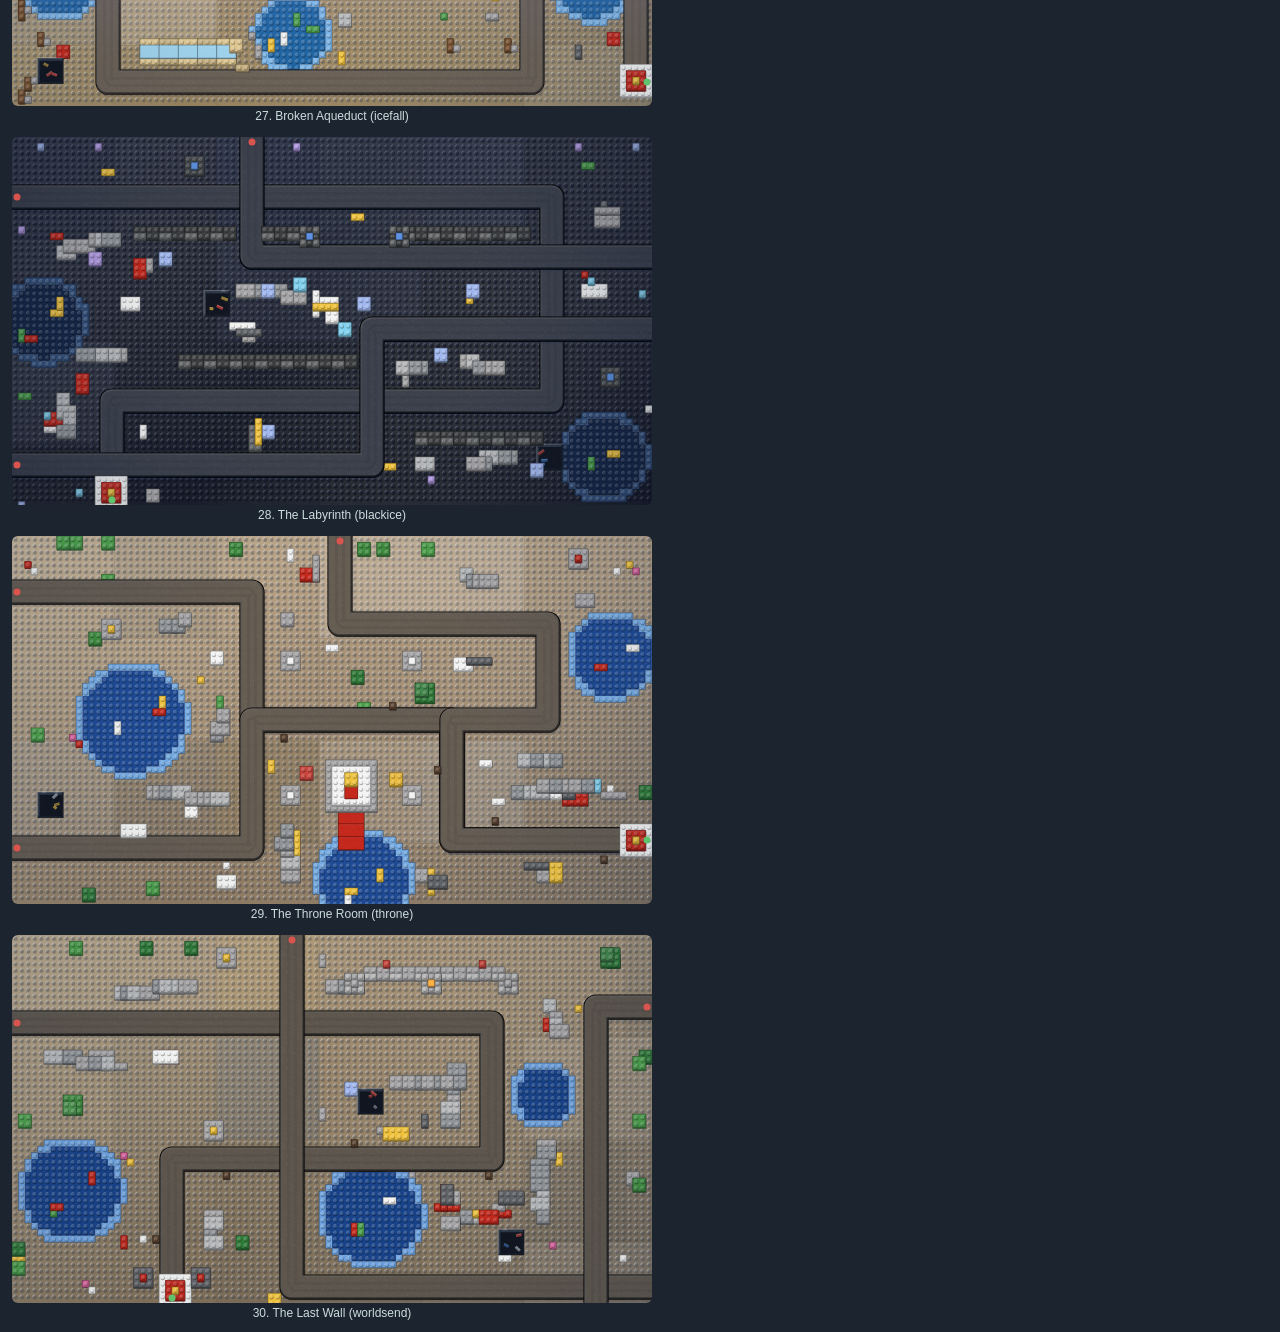
<file: maptest.html>
<!DOCTYPE html>
<html>
<head>
<meta charset="utf-8">
<title>map test grid</title>
<style>
  body { background: #1c2430; font-family: sans-serif; margin: 12px; color: #dde; }
  .grid { display: flex; gap: 14px; flex-wrap: wrap; }
  .cell { text-align: center; }
  .cell span { display: block; font-size: 12px; color: #cdd; margin-top: 3px; }
  canvas { border-radius: 6px; display: block; }
  h2 { margin: 18px 0 8px; font-size: 16px; }
</style>
</head>
<body>
<div id="grid"></div>
<script src="js/data.js"></script>
<script src="js/waves.js"></script>
<script src="js/engine.js"></script>
<script src="js/render.js"></script>
<script>
  const grid = document.getElementById('grid');
  const params = new URLSearchParams(location.search);
  const only = params.get('level');          // ?level=shores → one board, full size
  const scale = +(params.get('w') || 640);   // grid cell width

  function addCanvas(level, w) {
    const cell = document.createElement('div');
    cell.className = 'cell';
    const cv = document.createElement('canvas');
    cv.width = w;
    cv.height = Math.round(w * (level.tier >= 2 ? (level.tier === 2 ? 860 / 1440 : 920 / 1600) : 800 / 1280));
    G.setDims(level);
    cv.height = Math.round(w * G.H / G.W);
    G.drawLevelThumb(cv, level);
    const lab = document.createElement('span');
    lab.textContent = (G.LEVELS.indexOf(level) + 1) + '. ' + level.name + ' (' + level.id + ')';
    cell.appendChild(cv); cell.appendChild(lab);
    return cell;
  }

  if (only) {
    const level = G.LEVELS.find(l => l.id === only);
    grid.appendChild(addCanvas(level, +(params.get('w') || 1280)));
  } else {
    const tiers = [['Brick City', 0, 10], ['Star Port', 10, 20], ['Castle Realm', 20, 30]];
    for (const [name, a, b] of tiers) {
      const h = document.createElement('h2');
      h.textContent = name;
      document.body.insertBefore(h, null);
      const row = document.createElement('div');
      row.className = 'grid';
      for (let i = a; i < b; i++) row.appendChild(addCanvas(G.LEVELS[i], scale));
      document.body.appendChild(row);
    }
  }
</script>
</body>
</html>
</file>
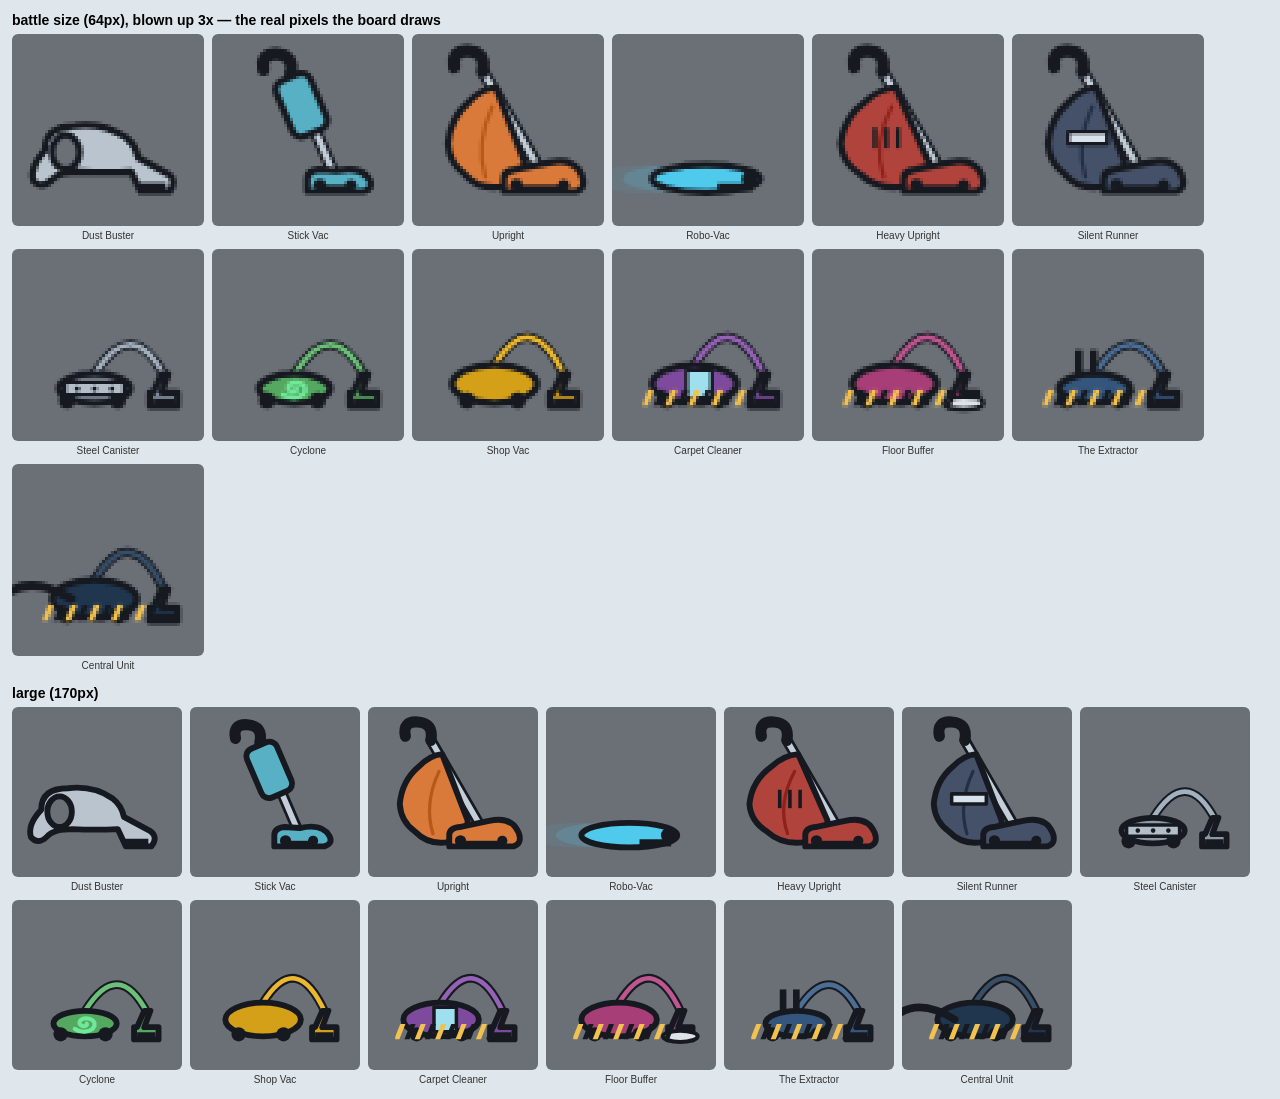
<file: vactest.html>
<!DOCTYPE html>
<html>
<head>
<meta charset="utf-8">
<title>vacuum test grid</title>
<style>
  body { background: #dfe6ec; font-family: sans-serif; margin: 12px; }
  .row { display: flex; gap: 8px; flex-wrap: wrap; align-items: flex-end; margin-bottom: 14px; }
  .cell { text-align: center; }
  .cell span { display: block; font-size: 10px; color: #333; }
  canvas { background: #6b7076; border-radius: 6px; }
  h3 { margin: 6px 0; font-size: 14px; }
</style>
</head>
<body>
<div id="grid"></div>
<script src="js/data.js"></script>
<script src="js/waves.js"></script>
<script src="js/engine.js"></script>
<script src="js/render.js"></script>
<script>
  const grid = document.getElementById('grid');
  const all = G.ENEMY_ORDER.filter((x) => !G.ENEMIES[x].heavy);

  function row(title, size, types, zoom) {
    const h = document.createElement('h3');
    h.textContent = title;
    grid.appendChild(h);
    const div = document.createElement('div');
    div.className = 'row';
    for (const id of types) {
      const cell = document.createElement('div');
      cell.className = 'cell';
      const cv = document.createElement('canvas');
      cv.width = cv.height = size;
      G.drawVacIcon(cv, id);
      if (zoom) { cv.style.width = cv.style.height = (size * zoom) + 'px'; cv.style.imageRendering = 'pixelated'; }
      const lab = document.createElement('span');
      lab.textContent = G.ENEMIES[id].name;
      cell.appendChild(cv); cell.appendChild(lab);
      div.appendChild(cell);
    }
    grid.appendChild(div);
  }

  row('battle size (64px), blown up 3x — the real pixels the board draws', 64, all, 3);
  row('large (170px)', 170, all);
</script>
</body>
</html>
</file>
<file: style.css>
/* Brix and Bros — styling */
* { margin: 0; padding: 0; box-sizing: border-box; }

/* The chrome is deliberately neutral and dark: the board itself is a bright
   green-and-primary building plate, and a UI that also shouted in primaries
   would fight it. What changed from the old palette is the temperature — the
   navy-and-cyan of an ice game became a neutral graphite with a saturated
   brick blue, so nothing around the edge of the screen reads as cold. */
:root {
  --bg: #14161b;
  --glass: rgba(26, 29, 36, 0.93);
  --panel2: rgba(255, 255, 255, 0.055);
  --line: rgba(255, 255, 255, 0.13);
  --line-strong: rgba(255, 255, 255, 0.22);
  --text: #f4f6f8;
  --dim: #b6bcc6;
  --accent: #4a9df0;
  --good: #4fbb6e;
  --bad: #d94f42;
  --gold: #e8b93c;
  --shadow: 0 10px 32px rgba(0, 0, 0, 0.45), 0 2px 8px rgba(0, 0, 0, 0.35);

  /* ---- the screen's own furniture ----
     viewport-fit=cover is what lets the battlefield use the whole phone, and
     the bargain it makes is that the Dynamic Island, the notch and the home
     indicator are now INSIDE the viewport rather than outside it. In landscape
     the island sits on the left or the right depending on which way the phone
     was turned — so no edge of the screen is safe to pin anything to, and a
     player who turns their phone the other way should not lose the column that
     lives down the left.

     Everything in the game is inset by these four numbers: #app is padded by
     them, which carries the whole battlefield and its floating chrome, and the
     handful of things that are position:fixed repeat them by hand. Zero on
     every screen that has nothing sticking into it, which is most of them. */
  --sat: env(safe-area-inset-top, 0px);
  --sar: env(safe-area-inset-right, 0px);
  --sab: env(safe-area-inset-bottom, 0px);
  --sal: env(safe-area-inset-left, 0px);
}

html, body {
  height: 100%;
  background: var(--bg);
  color: var(--text);
  font-family: -apple-system, BlinkMacSystemFont, 'Inter', 'Segoe UI', system-ui, sans-serif;
  overflow: hidden;
  -webkit-font-smoothing: antialiased;
  -webkit-user-select: none;   /* older iOS Safari ignores the unprefixed form */
  user-select: none;
  /* touch: no pinch-zoom, no pull-to-refresh, no long-press callout */
  touch-action: manipulation;
  overscroll-behavior: none;
  -webkit-touch-callout: none;
  -webkit-tap-highlight-color: transparent;
}

/* dvh tracks the real viewport once mobile browser chrome slides away.

   No padding. This element WAS padded by the four insets, so the whole
   in-battle layout was laid out inside the safe box — which is the correct
   answer for a document and the wrong one for a game. An iPhone in landscape
   reports around 59px for the Dynamic Island, and because the battlefield is a
   block of fixed proportions scaled to fit, every one of those pixels came
   straight off the map: up to 12% of the battlefield spent keeping a strip of
   decorative snow out from under a cutout. That is a trade a player notices
   and a cutout is not.

   The block takes the whole screen again and is POSITIONED around the cutouts
   instead — see fitCanvas, which sets the four gutters below. What genuinely
   must never sit under a cutout is the chrome you read and press: the vitals,
   the selection column, the cancel button, the dock. Those offset themselves
   by --map-inset-* / --dock-inset-*, which is how far a cutout still reaches
   into the map or the dock once the block has moved as far away as it can. */
#app {
  display: flex; flex-direction: column;
  height: 100vh; height: 100dvh;
}

/* Zero-sized and invisible; it exists to be measured. safeArea() in ui.js
   reads these four paddings back as resolved pixels, which is the only way to
   get at env() from script. #app carried them until the padding above went. */
#safe-probe {
  position: fixed;
  top: 0; left: 0;
  width: 0; height: 0;
  padding: var(--sat) var(--sar) var(--sab) var(--sal);
  visibility: hidden;
  pointer-events: none;
}

#stage {
  flex: 1;
  position: relative;
  display: flex;
  align-items: center;
  justify-content: center;
  min-height: 0;
  background:
    radial-gradient(1100px 600px at 30% -10%, rgba(63, 127, 212, 0.16), transparent 60%),
    radial-gradient(900px 500px at 90% 110%, rgba(94, 232, 168, 0.07), transparent 55%),
    var(--bg);
}

#game {
  border-radius: 14px;
  box-shadow: var(--shadow), 0 0 0 1px var(--line);
  touch-action: none;   /* the canvas handles its own drags */
}

/* cancel-placement button — only shown while a Bro is armed on touch */
#btn-cancel-place {
  display: none;
  position: absolute;
  left: 50%;
  /* Clear of the home indicator. The map runs to the foot of the screen now —
     that strip is worth more as battlefield than as blank margin — but the
     bottom of the screen is also where iOS watches for a swipe up, and a
     button sitting in it is a button that sometimes sends you to the app
     switcher instead of cancelling a placement. */
  bottom: calc(12px + var(--map-inset-b, 0px));
  transform: translateX(-50%);
  z-index: 6;
  background: rgba(224, 96, 106, 0.92);
  color: #fff;
  border: 1px solid rgba(255, 255, 255, 0.35);
  border-radius: 999px;
  padding: 9px 20px;
  font-size: 14px;
  font-weight: 800;
  font-family: inherit;
  box-shadow: 0 4px 16px rgba(0, 0, 0, 0.45);
}
html.touch #btn-cancel-place.show { display: block; }
/* Lit while a carried Bro is over it, so letting go there plainly means
   "put it back" rather than "place it here". The button never sees the pointer
   itself — the tray slot holds the capture for the whole drag — so this is
   driven from the drag handler. */
#btn-cancel-place.hot {
  background: rgba(240, 120, 128, 1);
  border-color: #fff;
  transform: translateX(-50%) scale(1.08);
  box-shadow: 0 6px 22px rgba(224, 96, 106, 0.6);
}

/* The line that says what is in your hand. Along the bottom of the map, quiet
   and out of the way — it replaces a full-height column that used to darken a
   third of the battlefield to say the same thing. Sits above the cancel button
   on touch, and takes the cancel button's place on a desktop, where that button
   is never shown. */
#place-hint {
  display: none;
  position: absolute;
  /* Centred by auto margins across the FULL width, not by left:50% and a
     translate. With the text allowed to wrap, left:50% caps the space it can
     use at half the map — which folded a one-line hint onto three. */
  left: 0; right: 0;
  margin: 0 auto;
  width: fit-content;
  bottom: calc(12px + var(--map-inset-b, 0px));
  z-index: 6;
  max-width: min(640px, 92%);
  padding: 7px 14px;
  border-radius: 999px;
  background: rgba(12, 20, 33, 0.86);
  border: 1px solid var(--line-strong);
  backdrop-filter: blur(6px);
  -webkit-backdrop-filter: blur(6px);
  box-shadow: 0 4px 16px rgba(0, 0, 0, 0.4);
  color: var(--dim);
  font-size: 13px; font-weight: 650; line-height: 1.35;
  /* Wraps rather than ellipses. Truncating a hint drops the end of it, and the
     end of this one is how to cancel — the single most important word in it. On
     a narrow map it takes a second line instead. */
  white-space: normal;
  text-align: center;
  pointer-events: none;   /* never in the way of the click it is describing */
}
#place-hint.show { display: block; }
#place-hint kbd { margin: 0 1px; }
/* the cancel button owns the bottom edge on touch, so the hint sits above it */
html.touch #place-hint { bottom: calc(58px + var(--map-inset-b, 0px)); }
@media (max-width: 700px) { #place-hint { font-size: 12px; padding: 6px 11px; } }

/* ---------- "are you sure" ----------
   Over the map, not over the screen: what is being asked about is one Bro,
   and blacking out the battlefield to ask would be answering a bigger question
   than the one on the card. The scrim is only dark enough to say the rest of
   the board is not listening, and tapping it is the same as Cancel. */
#confirm {
  position: absolute;
  inset: 0;
  z-index: 70;
  display: flex;
  align-items: center;
  justify-content: center;
  padding: 12px;
  background: rgba(6, 11, 19, 0.55);
  backdrop-filter: blur(2px);
  -webkit-backdrop-filter: blur(2px);
}
#confirm[hidden] { display: none; }
.cf-card {
  width: min(340px, 100%);
  background: linear-gradient(180deg, rgba(30, 33, 40, 0.99), rgba(13, 21, 34, 0.99));
  border: 1px solid var(--line-strong);
  border-radius: 14px;
  box-shadow: 0 14px 40px rgba(0, 0, 0, 0.6);
  padding: 16px 16px 14px;
  text-align: center;
}
.cf-card h3 { font-size: 16.5px; font-weight: 800; margin-bottom: 6px; }
.cf-card p { color: var(--dim); font-size: 13.5px; line-height: 1.45; margin-bottom: 14px; }
.cf-card p b { color: var(--gold); }
/* Cancel first and equal in size. The destructive one does not get to be the
   big obvious button on a card whose whole job is to slow you down — but it is
   the one wearing the colour, so neither is hunted for. */
.cf-row { display: flex; gap: 9px; }
.cf-row .btn { flex: 1 1 0; min-height: 46px; justify-content: center; font-size: 14px; }
/* A short window in landscape has about 340px of height for everything. */
@media (max-height: 430px) {
  .cf-card { padding: 12px 13px 11px; }
  .cf-card h3 { font-size: 15px; }
  .cf-card p { font-size: 12.5px; margin-bottom: 10px; }
  .cf-row .btn { min-height: 42px; }
}

/* portrait phones */
#rotate-hint {
  display: none;
  position: fixed;
  inset: 0;
  z-index: 200;
  background: var(--bg);
  flex-direction: column;
  align-items: center;
  justify-content: center;
  text-align: center;
  padding: calc(30px + var(--sat)) calc(30px + var(--sar)) calc(30px + var(--sab)) calc(30px + var(--sal));
  gap: 6px;
}
#rotate-hint .rot-icon { font-size: 54px; animation: rotHint 2.2s ease-in-out infinite; }
@keyframes rotHint { 0%, 55% { transform: rotate(0); } 75%, 100% { transform: rotate(-90deg); } }
#rotate-hint h3 { font-size: 21px; }
#rotate-hint p { color: var(--dim); font-size: 14px; line-height: 1.5; max-width: 320px; }
@media (orientation: portrait) and (max-width: 820px) {
  html.touch #rotate-hint { display: flex; }
}

/* ---------- floating vitals (top-left) ---------- */
#hud-stats {
  position: absolute;
  top: 14px; left: 16px;
  display: flex;
  align-items: center;
  gap: 6px;
  z-index: 5;
}
.stat {
  display: inline-flex;
  align-items: center;
  gap: 9px;
  background: var(--glass);
  backdrop-filter: blur(14px) saturate(1.3);
  -webkit-backdrop-filter: blur(14px) saturate(1.3);
  border: 1px solid var(--line-strong);
  border-radius: 999px;
  padding: 10px 17px;
  font-size: 16.5px;
  font-weight: 800;
  font-variant-numeric: tabular-nums;
  text-shadow: 0 1px 3px rgba(0, 0, 0, 0.6);
  box-shadow: 0 4px 16px rgba(0, 0, 0, 0.4);
}
.stat svg { width: 19px; height: 19px; }
/* the other two carry an inline SVG at 19px; bricks are an emoji everywhere
   else in the game, so it is matched to that height rather than redrawn */
.stat-glyph { font-size: 15px; line-height: 1; }
.stat.lives { color: #ffa8a8; }
.stat.cash { color: var(--gold); }
.stat.bricks { color: #d9c6a6; }
.stat.wavebox { color: var(--accent); flex-direction: column; align-items: flex-start; gap: 5px; padding: 8px 17px; }
#hud-wave { font-size: 15px; line-height: 1; font-weight: 800; }
#wave-bar {
  display: block; width: 126px; height: 5px;
  background: rgba(255, 255, 255, 0.16);
  border-radius: 3px; overflow: hidden;
}
#wave-bar i { display: block; height: 100%; width: 0; background: var(--accent); border-radius: 3px; transition: width 0.4s ease; }
.stat.lvlname { color: #d6e2ee; font-weight: 700; }

/* ---------- system buttons (top-right) ---------- */
#hud-sys {
  position: absolute;
  top: 14px; right: 66px; /* leaves room for the global fullscreen button */
  display: flex;
  gap: 6px;
  z-index: 5;
}

/* global fullscreen toggle — always visible, above overlay screens.
   Hidden on touch devices: phones can't fullscreen a Safari page, and the
   home-screen app is already fullscreen — it only covered the battlefield. */
#btn-fs {
  position: fixed;
  top: calc(14px + var(--sat)); right: calc(16px + var(--sar));
  z-index: 30;
}
html.touch #btn-fs { display: none; }
/* Glyphs and key chips inside a button are decoration, never targets. The
   button itself takes the press, so a child being replaced mid-press cannot
   swallow the click. setHTML() in ui.js is the real fix for that; this is the
   belt to its braces, and it costs nothing. */
.icon-btn svg,
.btn kbd,
.btn b,
.dp-count { pointer-events: none; }
.icon-btn {
  display: inline-flex;
  align-items: center;
  justify-content: center;
  width: 42px; height: 42px;
  color: var(--text);
  background: var(--glass);
  backdrop-filter: blur(14px);
  -webkit-backdrop-filter: blur(14px);
  border: 1px solid var(--line);
  border-radius: 999px;
  cursor: pointer;
  transition: background 0.15s, transform 0.1s, border-color 0.15s;
}
.icon-btn:hover { background: rgba(255, 255, 255, 0.14); border-color: var(--line-strong); }
.icon-btn:active { transform: scale(0.93); }
.icon-btn svg { width: 20px; height: 20px; }

/* ---------- banner ---------- */
#banner {
  position: absolute;
  top: 64px; left: 50%;
  transform: translateX(-50%);
  font-size: 27px;
  font-weight: 800;
  letter-spacing: 0.4px;
  text-shadow: 0 2px 14px rgba(0, 0, 0, 0.65);
  opacity: 0;
  pointer-events: none;
  z-index: 4;
}
#banner.show { animation: bannerFade 2.2s ease forwards; }
@keyframes bannerFade {
  0% { opacity: 0; transform: translateX(-50%) translateY(-10px) scale(0.94); }
  14% { opacity: 1; transform: translateX(-50%) translateY(0) scale(1); }
  75% { opacity: 1; }
  100% { opacity: 0; transform: translateX(-50%) translateY(4px); }
}

/* ---------- toasts ---------- */
/* Along the foot of the screen, centred, newest nearest the bottom.
   They used to stack down from the top-left corner, which on a phone is three
   things at once: on top of the vitals you are reading, on top of the
   selection card — which opens in exactly that corner and is BELOW them in the
   stack — and, because the strip took pointer events, on top of the
   battlefield you were trying to tap. A wave clearing while you lined up a
   Bro ate the tap.

   The foot of the map is the emptiest part of it, and pointer-events:none
   means the worst a toast can now do is be looked at. */
#toasts {
  position: fixed;
  left: 0; right: 0; bottom: calc(10px + var(--sab));
  z-index: 50;
  /* Plain column, so the newest lands nearest the edge and the older ones are
     pushed up off it — which is also the order they expire in. */
  display: flex; flex-direction: column; align-items: center;
  gap: 8px;
  pointer-events: none;
}
.toast {
  max-width: min(560px, 88vw);
  text-align: center;
  background: var(--glass);
  backdrop-filter: blur(12px);
  -webkit-backdrop-filter: blur(12px);
  border: 1px solid var(--line);
  border-left: 3px solid var(--good);
  padding: 10px 16px;
  border-radius: 10px;
  font-size: 14.5px;
  font-weight: 600;
  box-shadow: var(--shadow);
  opacity: 0;
  transform: translateY(12px);
  transition: all 0.28s cubic-bezier(0.2, 0.9, 0.3, 1.2);
}
.toast.show { opacity: 1; transform: none; }
.toast.bad { border-left-color: var(--bad); }
/* the toasts are decoration; the button that cancels a placement is not, and
   it lives at the same end of the screen */
#btn-cancel-place { z-index: 60; }

/* ============ COMMAND DOCK ============ */
#dock { display: none; }              /* only while a battle is on */
#dock.playing {
  /* FIXED height, never min-height. The stage is flex:1 above it, so any dock
     that grows steals map height and the battlefield visibly jumps the moment
     you click a Bro. The selection card is kept short enough to always fit
     (upgrade details live in a hover card instead of inside the buttons). */
  height: 162px;
  display: flex;
  align-items: stretch;
  justify-content: center;
  gap: 12px;
  padding: 9px 12px;
  background: linear-gradient(180deg, rgba(26, 29, 36, 0.97), rgba(11, 18, 30, 0.99));
  border-top: 1px solid var(--line-strong);
  box-shadow: 0 -8px 30px rgba(0, 0, 0, 0.45);
  z-index: 10;
}

/* The sidebar wrapper is a grouping device for the wide L layout only. Here it
   dissolves, so its children are flex items of #dock just as they always were,
   and the order below restores the arrangement the markup used to imply. */
/* Both are pass-through everywhere except the wide layout, where the four
   panels have to be one scalable group inside one grid cell. */
#panel-fit, #sidebar { display: contents; }
#palette { order: 2; }
#dock-hero { order: 3; }
#dock-powers { order: 4; }
#command { order: 5; }

/* ---- the selected Bro, as a column down the left of the map ----
   It is position:fixed and outside #sidebar on purpose. Everything in the dock
   is drawn at 400px and then scaled into the column — about 0.36 on a phone —
   so no rule applied INSIDE the dock can make a control bigger than a third of
   what it says. That is how the sell button ended up 10px tall and one pixel
   under the upgrade button, and how Bros got sold by accident. Out here the
   panel is drawn at its real size, which is also what buys room for the full
   upgrade descriptions and retires the hover card for them.

   Left, not right, because the right is where the dock already is; and the map
   is wide, so a column down one edge covers track the player is not aiming at. */
#selpanel {
  position: fixed;
  /* left, top, width and height all come from JS — see fitSelPanel, which
     measures the build tray and the wave controls and lays this into the slot
     between them. They are deliberately not expressed here: the tray's box is
     the product of a grid, a container query and a per-battlefield scale, and a
     second opinion in CSS could only ever disagree with the first. These are
     the values before script runs, so a card can never open at 0,0. */
  left: 0;
  right: auto;
  top: 0;
  /* Width comes from JS too. The floor that used to be here — 178px, because a
     narrower row clipped "Follow-Through" mid-word — is gone with the ⓘ button
     that made it necessary: that button took 41px out of every row, so without
     it the tray's own 148px leaves the names more room than 178 ever did. */

  z-index: 45;
  /* Still translucent, for a different reason than before. Over the battlefield
     it was so you could watch the vacuums; over the tray it is so the thing
     underneath reads as a card the upgrade card was laid on top of, rather than
     a hole punched in the dock. Same numbers, and they were measured against
     snow, which is a brighter ground than the tray — so the text has more
     contrast here than the 8.8:1 that was already comfortable. */
  background: rgba(11, 19, 32, 0.80);
  border: 1px solid var(--line-strong);
  border-radius: 14px;
  box-shadow: 0 8px 26px rgba(0, 0, 0, 0.55), 0 1px 0 rgba(255, 255, 255, 0.06) inset;
  backdrop-filter: blur(16px) saturate(0.9);
  -webkit-backdrop-filter: blur(16px) saturate(0.9);
  padding: 9px 9px;
  /* One card laid on another. It comes in slightly large and slightly high, as
     though it were being set down onto the column, and settles.

     220ms, not the 130 this started at. The easing is a hard ease-out, so it
     front-loads badly: at 130ms the card was 96% settled by the 65ms mark and
     the whole visible movement lasted about forty. Forty milliseconds is under
     the threshold at which anyone registers that something moved, so the
     animation was there in the stylesheet and absent from the game. At 220 the
     same curve spreads the movement over about a tenth of a second, which
     reads. Nothing waits for it either way — the card takes presses from the
     first frame; only opacity and transform are moving.

     There is no matching exit: closing gives the dock straight back, because
     that is the half a player is impatient for. */
  animation: upgIn 0.22s cubic-bezier(0.22, 1, 0.36, 1);
  transform-origin: 50% 0;
  /* The card is the container its own contents are measured against, so the
     narrow-column trims below key on the CARD's width rather than the window's
     — the same trick the build tray already uses for its tiles. */
  container-type: size;
  display: flex;
  flex-direction: column;
  gap: 7px;
  overflow-y: auto;
  overscroll-behavior: contain;
  scrollbar-width: thin;
  font-size: 13px;
}
/* [hidden] must beat display:flex, or the panel is never actually closed */
@keyframes upgIn {
  from { opacity: 0; transform: translateY(-10px) scale(1.04); }
  to   { opacity: 1; transform: none; }
}
/* The tray, the hero chip and the boosts step aside. #command — Send Wave, the
   speed toggle, pause and auto — does NOT, at any size. It is the row you reach
   for while a card is open rather than after closing one: a wave you want to
   hold, a speed you want to drop, and above all pause, because stopping to read
   an upgrade does not stop the battle.

   Listed one by one rather than hiding #panel-fit, which is their shared
   wrapper: hiding the wrapper takes the wave controls with it, and hiding a
   parent cannot be undone by a child (visibility inherits, but a hidden
   ancestor's box is still not painted for a visible descendant — it is, but the
   scaled #sidebar's own panel background goes with it, and the controls end up
   floating on the map with no card behind them).

   There is no companion animation on the way out. There was one, on the tray,
   and it could never have been seen: visibility goes the moment the class does,
   so it was 130ms of an invisible element scaling. Only the card moves. */
#app.upg-open #palette,
#app.upg-open #dock-hero,
#app.upg-open #dock-powers {
  visibility: hidden;
}
/* Someone who has asked their phone to stop animating things has asked for
   this too. The swap still happens; it just happens at once. */
@media (prefers-reduced-motion: reduce) {
  #selpanel { animation: none; }
}
/* A question about this Bro puts its card out of reach until it is
   answered — see setConfirming in ui.js for why the dialog's own scrim can no
   longer do this. Dimmed as well as disabled: a card that ignores presses
   without looking any different reads as the game having frozen. The wash is
   the same 0.55 the scrim puts over the battlefield, so the two halves of the
   screen go quiet together. */
#app.confirming #selpanel {
  filter: brightness(0.5) saturate(0.8);
}
/* The contents, not the card. The card itself has to stay hit-testable or the
   press lands on the dock behind it, and the tap-outside handler reads that as
   "you have gone somewhere else", drops the selection and closes the question
   along with it. Inert children, live surface: a press on the dimmed card does
   nothing at all, which is what the scrim used to do. */
#app.confirming #selpanel > * { pointer-events: none; }
#selpanel[hidden] { display: none; }
#selpanel::-webkit-scrollbar { width: 5px; }
#selpanel::-webkit-scrollbar-thumb { background: rgba(255, 255, 255, 0.16); border-radius: 3px; }


/* ---- everything in the column is sized against the column ----
   The panel runs from under the vitals to the foot of the map, so on a desktop
   it is about twice the height it is on a phone in landscape — and it used to
   spend all of that on empty gaps between three small rows. cqh is a percent of
   the panel's own height, so instead the contents grow into the room: a phone
   lands on the minimum of every clamp below and looks exactly as it did, and a
   desktop gets a portrait twice the size and text you can read at a glance
   while a wave is running.

   Every one is a clamp with a real pixel floor, never a bare cqh. The panel's
   height is set from JS and there are moments — mid-rotation, entering
   fullscreen — when that measurement is not there yet, and a bare cqh would
   round the whole card down to nothing at exactly the wrong time. */
#selpanel .ds-head canvas {
  width: clamp(30px, 9.7cqh, 72px);
  height: clamp(30px, 9.7cqh, 72px);
}
/* Allowed to wrap to two lines here, and nowhere else. This column is about
   143px wide and "Pebble Flinger" ellipsed to "Peb…" — which is the one thing
   on the card that must always be readable, because it is how you know which
   Bro you are looking at. */
#selpanel .ds-name {
  font-size: clamp(13.5px, 2.55cqh, 18px); line-height: 1.15;
  white-space: normal; overflow: visible; text-overflow: clip;
}
#selpanel .ds-stats {
  white-space: normal; font-size: clamp(10.5px, 1.9cqh, 13.5px); color: #d3e2f2;
  margin-top: 0; letter-spacing: -0.3px;
}
/* A real target, not a glyph: 34px square is the smallest thing a thumb hits
   reliably, and this one sits in the corner where a thumb naturally lands. */
.ds-close {
  flex: none;
  width: 30px; height: 30px;
  display: flex; align-items: center; justify-content: center;
  background: rgba(255, 255, 255, 0.06);
  border: 1px solid var(--line);
  border-radius: 9px;
  color: var(--dim);
  font-size: 15px;
  cursor: pointer;
}
.ds-close:hover { background: rgba(255, 255, 255, 0.13); color: var(--text); }

/* One row per upgrade path: which path, how far along, what is next, what it
   costs. Finger-sized, and no wider than the column. What each upgrade DOES is
   a hover or a long-press away — printing it here is what made the card cover
   half the screen. */
.ds-path {
  display: flex; flex-direction: column; gap: 2px;
  width: 100%;
  text-align: left;
  padding: clamp(6px, 1.2cqh, 11px) clamp(7px, 1.3cqh, 10px);
  min-height: 42px;
  border: 1px solid var(--line-strong);
  border-radius: 9px;
  background: rgba(255, 255, 255, 0.035);
  font: inherit; color: var(--text);
}
/* A row and its info button, side by side. They are siblings rather than one
   inside the other so that they are two separate targets — a button nested in a
   button would make every press on the ⓘ also a press on "buy this upgrade". */
/* What the next tier actually does, on the row that buys it — but only when the
   card is tall enough to give it whole lines.

   Hidden by default, and that default is what a phone gets. The card takes the
   build tray's slot, which on an iPhone is 238px, and that leaves a row about
   45px: a label, a name that is sometimes two lines, and a price. A description
   in that is a description with its second line sliced through the middle,
   which reads as a bug rather than as brevity. Better to show two clean lines
   than three ragged ones — and on a phone the sentence is still a press-and-
   hold away, as it always was.

   No height gate on it any more, and that was the whole point of taking the
   column. It used to appear only above a 360px content box — which is every
   desktop window and not one phone — so on the device the game is actually
   played on, what an upgrade did was reachable by nothing but a long-press with
   nothing on screen to advertise it. A player who cannot read an upgrade cannot
   plan one, and three tuned lines of layout are worth less than the sentence
   that says what you are buying.

   Two clamped lines. Every description in the roster fits in two at the card's
   width; the clamp is there so that one day's longer sentence loses its tail
   instead of pushing the sell button off the foot of the card. */
.dsp-desc {
  display: -webkit-box; -webkit-line-clamp: 2; -webkit-box-orient: vertical;
  overflow: hidden;
  color: var(--dim);
  font-size: clamp(10px, 1.7cqh, 12.5px);
  font-weight: 600;
  line-height: 1.3;
  margin-top: 2px;
}
/* A path you cannot buy into has no next tier to describe — the row already
   says why it is shut, and that is the sentence that matters there. */
.ds-path.shut .dsp-desc { display: none; }
/* On a finger it lives in the ⓘ card instead. The column is 325px there — down
   to the wave controls, which stay — and three rows carrying a sentence each
   need about 40 more than that. Something had to go, and a sentence one press
   away behind a button that says it is there beats the same sentence on screen
   with the row it belongs to scrolled half out of sight. On a mouse there is
   room for both, and the hover card is the third way in. */
html.touch .dsp-desc { display: none; }
.ds-path { position: relative; }
.ds-path.open { cursor: pointer; }
.ds-path.open:hover { background: rgba(255, 255, 255, 0.075); }
.ds-path.can { border-color: rgba(87, 212, 136, 0.7); }
.ds-path.poor { opacity: 0.62; }
/* The path the rule of two has closed. Dimmed rather than removed: seeing the
   road you did not take is the whole point of there being three of them. */
.ds-path.shut { opacity: 0.45; }
/* The one purchase that cannot be undone — it shuts the third path. */
.ds-path.commits { border-color: rgba(212, 175, 55, 0.7); }
/* A path you have already put studs into. Which two of the three you committed
   to is the single most useful thing this card can say, and it was being said
   by tinting a 5px dot. A green edge down the row says it from across the
   table. Drawn rather than bordered so it cannot shift the row's box, and kept
   off the flash animation's box-shadow. */
.ds-path.owned::before {
  content: '';
  position: absolute; left: 0; top: 6px; bottom: 6px; width: 3px;
  border-radius: 0 3px 3px 0;
  background: var(--good);
}
/* gold is reserved for a path that is finished, not merely one with studs in it */
.ds-path.done::before { background: var(--gold); }
.dsp-head { display: flex; align-items: baseline; gap: 4px; }
.dsp-name {
  flex: 0 1 auto; min-width: 0;
  /* No letter-spacing and 9px: "TRICK SHOT" is the longest path name in the
     game and it has to fit beside the tally and the price in a 143px column. */
  font-size: clamp(9px, 1.7cqh, 12px); font-weight: 800; text-transform: uppercase;
  letter-spacing: 0; color: var(--dim);
  overflow: hidden; text-overflow: ellipsis; white-space: nowrap;
}
/* "1/3", not three small dots. The dots were the only thing on the row that
   changed when you bought an upgrade, and at 5px across, 22% white against
   green, they were not a change anyone noticed. A number cannot be missed and
   it is no wider. */
.dsp-tally {
  flex: none; margin-left: auto;
  font-size: clamp(9px, 1.65cqh, 12px); font-weight: 800;
  font-variant-numeric: tabular-nums; letter-spacing: -0.2px;
  padding: 1px 4px; border-radius: 999px;
  color: var(--dim);
  background: rgba(255, 255, 255, 0.06);
  border: 1px solid var(--line);
}
.dsp-tally.has { color: #93e9b8; background: rgba(87, 212, 136, 0.16); border-color: rgba(87, 212, 136, 0.5); }
.dsp-tally.max { color: #ffe6a8; background: rgba(255, 217, 126, 0.16); border-color: rgba(255, 217, 126, 0.55); }
/* ★ mastered · 🔒 shut, riding in the tally rather than in front of the reason
   on the line below — that line is only about 105px wide once the ⓘ and the
   price have taken their share, and a glyph there clipped the upgrade's name. */
.dsp-tally i { font-style: normal; font-size: 0.82em; margin-right: 1px; }
/* The upgrade you are buying and what it costs, on one line — the price sits
   at the end of it rather than on the path-name line above, which needs its
   whole width for "TRICK SHOT" beside the tally. A shut path fills the same
   line with the reason instead, in the same face and the same place, so the
   three rows read as three of one thing. */
.dsp-next {
  display: flex; align-items: baseline; gap: 4px;
  font-size: clamp(12px, 2.35cqh, 16.5px); font-weight: 700; line-height: 1.2;
}
.ds-path.shut .dsp-up { font-weight: 700; color: var(--dim); font-size: clamp(11px, 2cqh, 14px); }
.ds-path.done .dsp-up { color: var(--gold); }
.dsp-up {
  flex: 1 1 auto; min-width: 0;
  display: -webkit-box; -webkit-box-orient: vertical; -webkit-line-clamp: 2;
  overflow: hidden;
  /* A single long word — "Konglomerate", "Stonebreaker" — is wider than the row
     on a phone whatever else is done, and without this it was sliced off
     mid-letter with no sign anything was missing. Broken instead, so the clamp
     can put an ellipsis on it and the row admits there is more to read. On a
     desktop card the words fit and this never fires. */
  overflow-wrap: anywhere;
}
.dsp-cost { flex: none; font-size: clamp(11px, 2.05cqh, 14.5px); font-weight: 800; color: var(--gold); letter-spacing: -0.2px; }
.ds-path kbd { margin-right: 3px; }
/* one pulse the moment a row crosses from unaffordable to affordable */
.ds-path.flash { animation: upgFlash 0.55s ease-out; }
/* Its own row at the bottom, clear of everything, and it asks before it acts —
   in a dialog now, see #confirm.

   It used to ask in place: one press turned the button red and said "Sell?",
   a second press sold. The red never arrived on the device the confirmation
   exists for. iOS leaves :hover stuck on whatever you last tapped, .btn:hover
   is written after this block and carries the same specificity as .sell-btn.armed,
   so the later rule won and the armed button kept the ordinary grey fill — with
   the armed state's near-black text on top of it, which reads as a disabled
   button rather than an armed one. A player who had just asked to sell a 14,000
   studs Bro was looking at something that appeared to have refused.

   .btn is also written after the block below, which is why the idle colours are
   qualified: unqualified they lost the same argument and the button that sells
   your Bro was the same colour as the button that changes its targeting. */
.sell-btn.sell-btn {
  width: 100%;
  min-height: clamp(42px, 7.4cqh, 54px);
  margin-top: 2px;
  justify-content: center;
  font-size: clamp(13px, 2.3cqh, 15.5px);
  color: #ff9ba3;
  border-color: rgba(229, 109, 119, 0.45);
}
.sell-btn.sell-btn:hover { background: rgba(224, 96, 106, 0.2); border-color: rgba(229, 109, 119, 0.7); }

/* A short window gives the card less to work with, so the head shrinks. The
   rows themselves do not: they are three finger targets and a price, which is
   the least the card can say and still be usable. */
@media (max-height: 560px) {
  #selpanel .ds-head canvas { width: 28px; height: 28px; }
  #selpanel .ds-name { font-size: 12.5px; }
  #selpanel { gap: 6px; padding: 8px 9px; }
  /* 5px of side padding, not 7: the ⓘ beside the row takes 25 of the column's
     128 and the name is what pays for it, so the row gives back what it can. */
  #selpanel .ds-path { min-height: 40px; padding: 6px 5px; }
}

.ds-empty { text-align: left; }
.ds-lvl { font-weight: 800; font-size: 15.5px; margin-bottom: 3px; }
.dim { color: var(--dim); font-size: 12.5px; line-height: 1.45; font-weight: 550; }
/* Portrait and name on the top line, stats across the full width beneath them.
   Side by side in a column this narrow the name and the stat line got 33px
   each: the name rendered as "Pe…" and the stats were not readable at all. */
.ds-head {
  display: grid; flex: none; min-width: 0;
  grid-template-columns: auto 1fr auto;
  align-items: center;
  column-gap: 7px; row-gap: 3px;
}
.ds-head canvas { width: 34px; height: 34px; flex: none; grid-row: 1; }
.ds-title { min-width: 0; grid-row: 1; }
.ds-head .ds-close { grid-row: 1; }
.ds-head .ds-stats { grid-column: 1 / -1; grid-row: 2; }

/* ---- a tall column turns the head into a portrait ----
   Beside the name, the Bro can only ever be as wide as the leftovers — 67px
   in a 230px column, which is a stamp, not a picture. Stacked, it gets the
   column's whole width and roughly doubles, with the name reading as its
   caption. This is what the top of a card about ONE Bro should look like.

   Gated on height, not turned on everywhere, because the head grows by about
   120px doing this and the three upgrade rows have to come out of the same
   column. Below 560px — a phone in landscape, a short laptop window — there is
   no such surplus and the row arrangement is still the right one. */
@container (min-height: 560px) {
  .ds-head {
    position: relative;
    display: flex; flex-direction: column; align-items: center;
    gap: 4px;
    text-align: center;
  }
  #selpanel .ds-head canvas { width: clamp(56px, 14cqh, 118px); height: clamp(56px, 14cqh, 118px); }
  .ds-title, .ds-head .ds-stats { width: 100%; }
  /* Out of the flow: in a centred column it would otherwise push the name off
     centre, and the corner is where a thumb and a cursor both look for it. */
  .ds-head .ds-close { position: absolute; top: 0; right: 0; }
}
/* Both lines are single-line by decree. The card has a fixed height, so a line
   that wraps does not just look cramped — it pushes the row below it out
   through the bottom of the card. Anything too long ellipses instead. */
.ds-name {
  font-weight: 800; font-size: 15px; line-height: 1.15;
  white-space: nowrap; overflow: hidden; text-overflow: ellipsis;
}
.ds-stats {
  font-size: 12.5px; color: #c4d4e4; font-weight: 650; margin-top: 3px;
  /* Pinned, not "normal": the ☠ and ⚔ glyphs push an auto line-height to 21px
     for a 12.5px font, and those five wasted pixels are the difference between
     the card fitting and the card scrolling. */
  line-height: 1.3;
  /* the tightening is worth ~7px over a full line, which is what a wide-range
     hero in deep endless needs — "⚔ 12.4k · ⚡ 0.47/s · ◎ 244 · ☠ 48.2k" */
  letter-spacing: -0.2px;
  /* Allowed a second line now it has the card's whole width to itself instead
     of sharing a row with the name. Two short lines beat one clipped one: at
     the column's width the range and the kill count were ellipsed away. */
  white-space: normal; overflow: hidden;
}
/* One path row above the next, each the full width of the column. */
/* The rows take the column's spare height between the head and the actions,
   sharing it evenly — bigger targets on a tall window, unchanged on a short
   one — and the bottom row is pinned to the foot by the auto margin. */
.ds-upgs {
  display: flex; flex-direction: column; gap: 5px;
  flex: 1 1 auto; min-height: 0;
  /* The rows scroll HERE, and this is the one thing standing between a finger
     and a purchase it did not ask for.

     On a phone the card does not fit its own contents and cannot be made to.
     Measured at 874x402: the card is the tray's 238px, which is 220px of
     content once the border and padding are off it, and the parts below it
     cannot give any of that back — three rows at their 40px floor plus two 6px
     gaps is 132, the sell row's floor is 38, this column's own two gaps are 12,
     and the head is 47 even with a one-line name and a one-line stat line.
     That is 230 wanted against 220 available in the BEST case, and 256 for a
     Bro whose name takes three lines in a 56px column. The only slack in
     that list is the size of a finger.

     Without this line the deficit came out of nowhere: .ds-upgs is the only
     child that can shrink, so it shrank, and its rows — floored at 40px and
     overflow:visible — carried on drawing outside it. The third one landed on
     top of the sell button, and .ds-path is position:relative against a plain
     .btn, so it painted above it AND took its taps. A press on the top of
     "Sell +270" bought a 270-studs upgrade instead. Nothing overflowed the card
     itself, so no scrollbar ever appeared to say so.

     Scrolling costs about a third of the third row on a phone, which is the
     right thing to lose: the head says which Bro this is and the foot sells
     it, and both stay put and stay honest. No gutter is reserved — iOS and
     macOS draw this as an overlay while it moves — so the rows keep their full
     width on every screen that has the room. */
  overflow-y: auto;
  overscroll-behavior: contain;
  scrollbar-width: thin;
}
/* The rows GROW into the column's spare height rather than being pushed apart
   by it. space-between did the second thing: three 94px rows in a 531px column
   left 249px of nothing between them — 38% of the panel was gap — and the rows
   themselves stayed the size they are on a phone. Growing them is what gives
   the type above room to scale up, and what the comment here always claimed
   was happening. */
/* Grow into spare height, never shrink below what is written in them. The
   shrink was there when a row held two lines that could not be lost; now it
   holds three and the third is a sentence with overflow:hidden on it, so a
   squeezed row did not look squeezed — it silently dropped the description and
   went back to looking exactly like the version that had none. Measured at
   700x360: two of the three rows lost their sentence, on seventeen of the
   twenty Bros, with no scrollbar to say anything was missing.
   Content-sized rows overflow honestly instead, and .ds-upgs scrolls. */
.ds-upgs .ds-prow { flex: 1 0 auto; min-height: 0; display: flex; align-items: stretch; gap: 3px; min-width: 0; }
.ds-upgs .ds-prow .ds-path { flex: 1 1 auto; min-width: 0; justify-content: center; }
/* And the sentence itself is not the part that gives. It is the only thing on
   the row that says what the studs buy. */
.dsp-desc { flex: none; }
.ds-actions { margin-top: auto; }
.btn.upg-mini {
  flex: 1;
  min-width: 0;              /* let the two buttons share a narrow card evenly */
  display: flex; flex-direction: column; align-items: flex-start;
  justify-content: center;
  gap: 2px;
  height: 52px;              /* fixed: the card must never change the dock height */
  padding: 4px 7px 4px 24px;
  position: relative;
  text-align: left;
  border-radius: 9px;
  overflow: hidden;
}
.btn.upg-mini kbd { position: absolute; left: 6px; top: 50%; transform: translateY(-50%); }
.um-name {
  /* flex:none or the fixed-height button squashes this to a single line and
     clips the second — "Krill Konglomerate" lost its second word that way. */
  flex: none;
  width: 100%;
  font-size: 12.5px; font-weight: 800; line-height: 1.15;
  display: -webkit-box; -webkit-line-clamp: 2; -webkit-box-orient: vertical;
  overflow: hidden;
}
.um-sub { flex: none; font-size: 11px; color: var(--dim); font-weight: 650; white-space: nowrap; }
.um-sub b { color: var(--gold); }
/* green glow = buy it now; red price = keep studsing (mirrors the build bar) */
.btn.upg-mini.can {
  border-color: rgba(87, 212, 136, 0.55);
  background: rgba(87, 212, 136, 0.10);
  box-shadow: 0 0 10px rgba(87, 212, 136, 0.18), inset 0 1px 0 rgba(255, 255, 255, 0.07);
}
.btn.upg-mini.can:hover { background: rgba(87, 212, 136, 0.17); border-color: var(--good); }
.btn.upg-mini.poor { opacity: 0.55; }
.btn.upg-mini.poor .um-sub b { color: var(--bad); }
.btn.upg-mini.flash { animation: upgFlash 0.55s ease-out; }
@keyframes upgFlash {
  0% { box-shadow: 0 0 0 3px var(--good), 0 0 22px rgba(87, 212, 136, 0.65); }
  100% { box-shadow: 0 0 10px rgba(87, 212, 136, 0.18); }
}
.btn.upg-mini.done { opacity: 0.7; }
/* Never wraps: a second row of buttons is 25px the card does not have. The
   sell price is the wide one, so it is the one allowed to shrink and ellipse. */
/* Targeting and sell, side by side on the last row. Sell takes what is left
   because its label carries the refund; targeting only ever holds one short
   word and is allowed to stay exactly as wide as that word. */
.ds-actions { display: flex; gap: 6px; flex: none; flex-wrap: nowrap; align-items: stretch; }
.ds-actions .ds-target { flex: 0 0 auto; }
.ds-actions .sell-btn { flex: 1 1 auto; margin-top: 0; min-width: 0; }
/* #selpanel for specificity — .btn.tiny sets its own padding and font size and
   was winning. Both buttons on this row grow with the column for the same
   reason everything above them does: a 42px foot under three 160px rows reads
   as an afterthought. */
#selpanel .ds-actions .btn {
  padding: 7px 11px; line-height: 1.35; white-space: nowrap;
  font-size: clamp(13px, 2.3cqh, 15.5px);
  min-height: clamp(42px, 7.4cqh, 54px);
}
.ds-actions .btn.danger { min-width: 0; overflow: hidden; text-overflow: ellipsis; }

/* build palette: one grid of twenty Bros, ten across here — two classes to
   a row, told apart by the coloured edge under each tile rather than by a box
   around each five. The grid is the whole layout mechanism: give it a different
   shaped container and it lays the same twenty out to suit. */
#palette {
  flex: 1 1 0;               /* the only panel that grows — slots get the slack */
  display: grid;
  grid-template-columns: repeat(10, 1fr);
  align-content: center;
  gap: 5px;
  min-width: 0;
}
.slot {
  position: relative;
  /* No floor of its own. A fixed 42px min-width meant the tray could not shrink
     to the width the dock had spare, and it spilled out past the dock's edge.
     The price text is nowrap, so it sets a natural floor (~26px) that keeps a
     slot readable, and the icon scales with the slot (see .slot canvas). */
  min-width: 0;
  max-width: 92px;
  border: 1px solid var(--line);
  /* the class, which used to be a box around every five */
  border-bottom: 2px solid var(--cls, var(--line));
  border-radius: 9px;
  padding: 3px 1px;
  text-align: center;
  cursor: pointer;
  /* dragging a Bro out must never become a text selection or browser gesture */
  -webkit-user-select: none;
  user-select: none;
  -webkit-touch-callout: none;
  /* none, not pan-y. Handing the vertical axis to the browser meant the BROWSER
     decided what the gesture was, and it decides early — a pan starts after
     about 8px, which on a diagonal pull is reached by the vertical component
     before the horizontal one has said anything trustworthy. It would begin
     scrolling and fire pointercancel, and the drag-out was gone. No angle rule
     can win an argument that is over before it starts.
     So the tile owns both axes and the tray is scrolled by hand in
     attachTrayDrag, momentum included. */
  touch-action: none;
  transition: transform 0.1s ease, box-shadow 0.15s ease, filter 0.15s;
}
/* 34px, not the bitmap's own 38. Two rows of icon + price have to clear the
   dock's fixed 162px, and at 38 they came out 4px over — the tray then spilled
   past the dock edge on wide windows. max-width lets it shrink further on
   narrow ones; the bitmap is square, so height:auto keeps it undistorted. */
.slot canvas { display: block; margin: 0 auto; width: 34px; max-width: 100%; height: auto; }
.slot:hover { transform: translateY(-3px); box-shadow: 0 6px 16px rgba(0, 0, 0, 0.4), 0 0 0 1px var(--line-strong); }
.slot:active { transform: translateY(0) scale(0.95); }
.slot.armed { box-shadow: 0 0 0 2px var(--good), 0 6px 16px rgba(0, 0, 0, 0.4); animation: armedPulse 1.2s ease-in-out infinite; }
@keyframes armedPulse {
  50% { box-shadow: 0 0 0 3px rgba(79, 196, 122, 0.55), 0 6px 20px rgba(0, 0, 0, 0.4); }
}
.slot.poor { opacity: 0.4; filter: saturate(0.4); }
.slot.poor .slot-cost { color: var(--bad); }
.slot-key {
  position: absolute;
  top: 3px; left: 4px;
}
.slot-cost {
  display: block;
  /* Deliberately conservative against the viewport. A slot's width is set by
     the whole dock's layout, not by the window, so a generous vw factor
     overshot: at 1251px the tray had only 24px of slot for a four-figure Hard
     price that wanted 28. The floor is what actually fits the narrowest slot
     the dock ever hands out. */
  font-size: clamp(9px, 0.62vw, 12px);
  font-weight: 800;
  color: var(--gold);
  text-shadow: 0 1px 2px rgba(0, 0, 0, 0.7);
  font-variant-numeric: tabular-nums;
  /* A four-figure price used to wrap onto a second line, which made that one
     row taller than the others and pushed the whole tray past the dock's
     fixed height. The price stays on one line and shrinks instead. */
  white-space: nowrap;
  letter-spacing: -0.2px;
}

/* command cluster (right) */
#command {
  flex: 0 1 212px;           /* fixed share too — spare width belongs to the tray */
  min-width: 190px;
  max-width: 240px;
  display: flex;
  flex-direction: column;
  justify-content: center;
  gap: 7px;
}
#wave-preview {
  display: flex;
  align-items: center;
  gap: 4px;
  flex-wrap: wrap;
  min-height: 18px;
  /* exactly two chip rows (21px each + the 4px gap). A value between row
     heights is what sliced the boss chip in half on late waves. */
  max-height: 46px;
  overflow: hidden;
}
.wp-chip {
  display: inline-flex; align-items: center; gap: 5px;
  font-size: 12px; font-weight: 800;
  background: rgba(255, 255, 255, 0.09);
  border: 1px solid var(--line-strong);
  border-radius: 999px;
  padding: 2px 8px;
  color: var(--text);
  font-variant-numeric: tabular-nums;
}
.wp-chip i { width: 10px; height: 10px; border-radius: 50%; display: inline-block; box-shadow: inset 0 -1px 2px rgba(0,0,0,0.4); }
.wp-chip.boss { color: #ffb3b3; border-color: rgba(229, 109, 119, 0.6); background: rgba(229, 109, 119, 0.16); }
#send-wave { padding: 11px 10px; font-size: 16px; font-weight: 750; }
#send-wave kbd { margin-left: 4px; }
#cmd-row { display: flex; align-items: center; gap: 7px; }

/* ---------- keycaps ---------- */
kbd {
  display: inline-block;
  background: rgba(255, 255, 255, 0.14);
  border: 1px solid rgba(255, 255, 255, 0.3);
  border-bottom-width: 2px;
  border-radius: 4px;
  padding: 0 6px;
  font-size: 11.5px;
  font-weight: 800;
  font-family: inherit;
  line-height: 1.55;
  color: #eef4fa;
  text-transform: lowercase;
  vertical-align: middle;
}

/* ---------- buttons ---------- */
.btn {
  background: rgba(255, 255, 255, 0.07);
  color: var(--text);
  border: 1px solid var(--line-strong);
  border-radius: 10px;
  padding: 8px 14px;
  font-size: 13px;
  font-weight: 650;
  cursor: pointer;
  transition: background 0.15s, border-color 0.15s, transform 0.1s, box-shadow 0.15s;
  font-family: inherit;
  letter-spacing: 0.1px;
}
.btn:hover { background: rgba(255, 255, 255, 0.12); border-color: rgba(255, 255, 255, 0.28); }
.btn:active { transform: scale(0.97); }
.btn:disabled { opacity: 0.55; cursor: default; transform: none; }
.btn.primary {
  background: linear-gradient(180deg, #3d86d8, #2f62b4);
  border-color: rgba(130, 190, 255, 0.45);
  box-shadow: 0 2px 10px rgba(63, 127, 212, 0.35), inset 0 1px 0 rgba(255, 255, 255, 0.18);
}
.btn.primary:hover { background: linear-gradient(180deg, #4a94e4, #366fc4); }
.btn.small { padding: 6px 11px; font-size: 12px; border-radius: 9px; }
.btn.tiny { padding: 6px 11px; font-size: 13px; border-radius: 8px; }
.btn.big { display: block; width: 280px; margin: 9px auto; padding: 13px; font-size: 15.5px; border-radius: 12px; }
/* backup / restore pair on the main menu */
.menu-io { display: flex; gap: 8px; justify-content: center; margin: 4px auto 6px; }

/* ---------- audio levels (main menu + pause screen) ---------- */
.audio-panel {
  width: min(420px, 92vw);
  margin: 8px auto;
  padding: 10px 14px 12px;
  background: var(--panel2);
  border: 1px solid var(--line);
  border-radius: 12px;
  text-align: left;
}
.audio-panel.is-muted .au-row { opacity: 0.45; }
.au-title {
  font-size: 11px; font-weight: 800; letter-spacing: 1px;
  text-transform: uppercase; color: var(--dim);
  margin-bottom: 7px;
}
.au-row {
  display: flex; align-items: center; gap: 10px;
  margin: 5px 0;
  font-size: 13.5px; font-weight: 650;
  cursor: pointer;
}
.au-row > span { flex: 0 0 62px; color: var(--text); }
.au-row > b {
  flex: 0 0 42px; text-align: right;
  color: var(--gold); font-variant-numeric: tabular-nums; font-size: 12.5px;
}
.au-row input[type='range'] {
  flex: 1 1 auto; min-width: 0;
  -webkit-appearance: none; appearance: none;
  height: 5px; border-radius: 3px;
  background: rgba(255, 255, 255, 0.18);
  cursor: pointer;
}
.au-row input[type='range']::-webkit-slider-thumb {
  -webkit-appearance: none; appearance: none;
  width: 16px; height: 16px; border-radius: 50%;
  background: var(--accent);
  border: 2px solid #0d1625;
  box-shadow: 0 1px 4px rgba(0, 0, 0, 0.5);
}
.au-row input[type='range']::-moz-range-thumb {
  width: 14px; height: 14px; border-radius: 50%;
  background: var(--accent); border: 2px solid #0d1625;
}
.au-mute { margin-top: 8px; width: 100%; }
.au-mute.muted { color: var(--bad); border-color: rgba(229, 109, 119, 0.5); }
.btn.danger { background: rgba(224, 96, 106, 0.14); border-color: rgba(224, 96, 106, 0.4); color: #ff9ba3; }
.btn.danger:hover { background: rgba(224, 96, 106, 0.26); }
.btn.danger-ghost { background: transparent; border-color: transparent; color: #d98a8a; }
.btn.danger-ghost:hover { background: rgba(224, 96, 106, 0.12); border-color: rgba(224, 96, 106, 0.3); }
.btn.attention { box-shadow: 0 0 0 2px var(--gold); }
.btn.retry { border-color: rgba(255, 217, 126, 0.5); color: var(--gold); }
.btn.retry:hover:not(:disabled) { background: rgba(255, 217, 126, 0.12); border-color: var(--gold); }
.kbd-hint { margin-left: 6px; opacity: 0.8; }

.hud-check { font-size: 13px; font-weight: 700; color: #c4d4e4; display: flex; gap: 7px; align-items: center; cursor: pointer; }
.switch { position: relative; width: 32px; height: 19px; display: inline-block; }
.switch input { opacity: 0; width: 100%; height: 100%; position: absolute; cursor: pointer; z-index: 2; margin: 0; }
.switch .knob {
  position: absolute; inset: 0;
  background: rgba(255, 255, 255, 0.12);
  border: 1px solid var(--line-strong);
  border-radius: 999px;
  transition: background 0.2s;
}
.switch .knob::after {
  content: '';
  position: absolute; top: 2px; left: 2px;
  width: 13px; height: 13px;
  border-radius: 50%;
  background: #cfdae6;
  transition: transform 0.2s cubic-bezier(0.5, 1.6, 0.4, 1), background 0.2s;
}
.switch input:checked + .knob { background: var(--good); border-color: transparent; }
.switch input:checked + .knob::after { transform: translateX(13px); background: #fff; }

/* ---------- tooltip ---------- */
#tooltip {
  display: none;
  position: fixed;
  z-index: 60;
  width: 250px;
  background: rgba(24, 26, 32, 0.97);
  backdrop-filter: blur(16px);
  -webkit-backdrop-filter: blur(16px);
  border: 1px solid var(--line-strong);
  border-radius: 12px;
  padding: 11px 13px;
  box-shadow: var(--shadow);
  pointer-events: none;
  font-size: 12px;
}
.tt-head { display: flex; justify-content: space-between; align-items: baseline; gap: 8px; }
.tt-head b { font-size: 13.5px; }
.tt-cost { color: var(--gold); font-weight: 800; font-variant-numeric: tabular-nums; }
.tt-cls { font-size: 10.5px; font-weight: 800; text-transform: uppercase; letter-spacing: 0.6px; margin: 2px 0 6px; }
.tt-desc { color: var(--dim); line-height: 1.45; margin-bottom: 7px; }
.tt-stats { display: flex; flex-wrap: wrap; gap: 4px 10px; margin-bottom: 7px; }
.tt-stats span { color: var(--dim); font-size: 11px; font-weight: 600; }

/* upgrade path laid out in the floating card, so the dock buttons can stay
   compact and every selection card is the same height */
.tt-tiers { display: flex; flex-direction: column; gap: 5px; margin-bottom: 7px; }
.tt-tier {
  display: flex; gap: 7px; align-items: flex-start;
  font-size: 11.5px; line-height: 1.35;
  padding: 4px 6px;
  border-radius: 7px;
}
.tt-tier-dot { flex: none; width: 10px; text-align: center; font-size: 10px; }
.tt-tier-desc { color: var(--dim); font-weight: 600; }
/* Bought, and it says so. A tier you own used to differ from one you do not by
   a 10px dot and a change of opacity, which at arm's length on a phone is not a
   difference at all — so after your first upgrade the card stopped answering
   the question it is for. The tick, the word and the missing price are three
   independent ways to read the same thing, and none of them needs good light. */
.tt-tier.own { opacity: 0.62; }
.tt-tier.own .tt-tier-dot { color: var(--good); font-size: 11px; }
.tt-tier.own b { text-decoration: line-through; text-decoration-color: rgba(255, 255, 255, 0.32); }
.tt-tier.next {
  background: rgba(87, 212, 136, 0.14);
  box-shadow: inset 0 0 0 1px rgba(87, 212, 136, 0.45);
}
.tt-tier.next .tt-tier-dot { color: var(--good); }
.tt-tier.later { opacity: 0.6; }
.tt-tier.later .tt-tier-dot { color: var(--dim); }
/* The word beside the name. Small, but it is the only part of the row that
   cannot be mistaken for anything else. */
.tt-tag {
  display: inline-block;
  font-size: 8.5px; font-weight: 800; text-transform: uppercase; letter-spacing: 0.5px;
  border-radius: 4px;
  padding: 0 4px;
  vertical-align: 1px;
}
.tt-tag.own { color: var(--good); border: 1px solid rgba(87, 212, 136, 0.4); }
.tt-tag.next { color: #0d1a14; background: var(--good); }
/* How far along the path, in the head, so it never has to be counted off the
   rows below. Gold once every tier is bought. */
.tt-tally {
  flex: none;
  font-size: 10px; font-weight: 800; letter-spacing: 0.3px;
  color: var(--dim);
  border: 1px solid var(--line-strong);
  border-radius: 999px;
  padding: 1px 7px;
  font-variant-numeric: tabular-nums;
}
.tt-tally.has { color: var(--good); border-color: rgba(87, 212, 136, 0.45); }
.tt-tally.max { color: var(--gold); border-color: rgba(212, 175, 55, 0.5); }
.tt-stats b { color: var(--text); margin-left: 4px; font-variant-numeric: tabular-nums; }
.tt-key { color: #6c8299; font-size: 10.5px; border-top: 1px solid var(--line); padding-top: 7px; }

/* ---------- overlay screens ---------- */
#overlay {
  position: fixed; inset: 0;
  /* the menus are centred in the window, so only a cutout can reach them —
     padding keeps a screen's edge out from under one */
  padding: var(--sat) var(--sar) var(--sab) var(--sal);
  background: rgba(9, 10, 13, 0.7);
  backdrop-filter: blur(6px);
  -webkit-backdrop-filter: blur(6px);
  display: none;
  align-items: center;
  justify-content: center;
  z-index: 20;
}
.screen {
  display: none;
  background: linear-gradient(180deg, rgba(38, 41, 49, 0.97), rgba(22, 24, 30, 0.97));
  border: 1px solid var(--line-strong);
  border-radius: 20px;
  padding: 32px 38px;
  max-width: 900px;
  width: calc(100% - 40px);
  /* #overlay is padded by the safe area and centres this box inside it, so the
     ceiling has to come off the same budget or a tall menu grows back out
     under the cutout it was just moved clear of. */
  max-height: calc(100dvh - 60px - var(--sat) - var(--sab));
  overflow-y: auto;
  text-align: center;
  box-shadow: var(--shadow);
}
.screen.active { display: block; animation: screenIn 0.28s cubic-bezier(0.2, 0.9, 0.3, 1.1); }

/* sticky screen header: the back button stays in reach no matter how far
   the battlefield list (or the how-to text) has been scrolled.
   Negative margins must mirror the .screen padding so the bar spans edge to edge. */
.screen-head {
  position: sticky;
  top: -32px;   /* sticky offsets the margin box — cancel the negative margin */
  z-index: 2;
  display: flex;
  align-items: center;
  gap: 12px;
  margin: -32px -38px 18px;
  padding: 12px 16px;
  background: linear-gradient(180deg, rgba(38, 41, 49, 0.99), rgba(30, 33, 40, 0.96));
  border-bottom: 1px solid var(--line);
}
.screen-head h2 { flex: 1; margin: 0; font-size: 22px; text-align: center; }
.screen-head .btn { flex: none; }
.screen-head .brick-chip { flex: none; margin: 0; }
@keyframes screenIn {
  from { opacity: 0; transform: translateY(14px) scale(0.97); }
  to { opacity: 1; transform: none; }
}
.title-art { font-size: 64px; filter: drop-shadow(0 6px 18px rgba(103, 212, 245, 0.35)); }
h1 {
  font-size: 44px;
  letter-spacing: 0.5px;
  background: linear-gradient(180deg, #ffffff, #a8d4f0);
  -webkit-background-clip: text;
  background-clip: text;
  -webkit-text-fill-color: transparent;
}
.subtitle { color: var(--accent); font-weight: 750; font-size: 17px; margin-bottom: 12px; letter-spacing: 0.6px; }
.blurb { color: var(--dim); line-height: 1.55; max-width: 540px; margin: 0 auto 18px; font-size: 14.5px; }
.footnote { margin-top: 16px; font-size: 11.5px; color: #5a6d80; }
h2 { margin-bottom: 18px; font-size: 26px; letter-spacing: 0.3px; }

.cheatsheet {
  margin: 22px auto 0;
  max-width: 420px;
  text-align: left;
  border-top: 1px solid var(--line);
  padding-top: 16px;
  display: flex;
  flex-direction: column;
  gap: 8px;
}
.cheatsheet div { display: flex; align-items: center; gap: 6px; font-size: 12px; }
.cheatsheet span { color: var(--dim); margin-left: auto; }

/* level select */
#level-grid {
  display: flex;
  flex-direction: column;
  gap: 26px;
  margin-bottom: 16px;
  text-align: left;
}
.lvl-cards {
  display: grid;
  grid-template-columns: repeat(auto-fill, minmax(236px, 1fr));
  gap: 12px;
}

/* tier sections */
.lvl-section { border-top: 1px solid var(--line); padding-top: 16px; }
.lvl-section:first-child { border-top: none; padding-top: 0; }
.lvl-section.locked { opacity: 0.75; }
.lvl-sec-head { margin-bottom: 12px; }
.lvl-sec-title {
  display: flex; align-items: center; gap: 9px;
  font-size: 20px; font-weight: 800;
  letter-spacing: 0.3px;
}
.lvl-sec-icon { font-size: 21px; filter: drop-shadow(0 2px 6px rgba(0, 0, 0, 0.5)); }
.lvl-sec-meta { display: flex; gap: 6px; flex-wrap: wrap; margin: 7px 0 6px; }
.lvl-sec-blurb { color: var(--dim); font-size: 12.5px; line-height: 1.5; max-width: 720px; }
/* A column, so the buttons sit on the bottom edge of the card whatever the card
   above them holds. Cards in a row stretch to the tallest, and one with fewer
   badges used to leave the gap UNDER its Play button — the button floated in
   the middle of nothing. The gap goes above the badges now, where it reads as
   spacing rather than as a card that failed to fill. */
.level-card {
  display: flex;
  flex-direction: column;
  background: var(--panel2);
  border: 1px solid var(--line);
  border-radius: 14px;
  overflow: hidden;
  position: relative;
  transition: transform 0.14s ease, box-shadow 0.18s ease, border-color 0.18s;
}
.level-card:not(.locked) { cursor: pointer; }
.level-card:focus-visible { outline: 2px solid var(--accent); outline-offset: 2px; }
.level-card:not(.locked):hover {
  transform: translateY(-3px);
  border-color: rgba(103, 212, 245, 0.45);
  box-shadow: 0 10px 26px rgba(0, 0, 0, 0.4);
}
.level-card.locked { opacity: 0.55; filter: saturate(0.4); }
.lvl-thumb { display: block; width: 100%; height: auto; border-bottom: 1px solid var(--line); }
.lvl-lock {
  position: absolute; top: 54px; left: 50%; transform: translate(-50%, -50%);
  font-size: 30px; filter: drop-shadow(0 2px 6px rgba(0, 0, 0, 0.6));
}
.lvl-body { padding: 11px 13px 6px; flex: 1 1 auto; display: flex; flex-direction: column; }
/* two lines reserved: "21. Abyssal Approach" wraps where "23. Leviathan Trench"
   does not, and a title one line taller than its neighbour's put everything
   below it out of step with the rest of the row */
.lvl-row { display: flex; justify-content: space-between; align-items: baseline; gap: 6px; min-height: 38px; }
.lvl-name { font-weight: 800; font-size: 15.5px; }
.lvl-stars { color: var(--gold); font-size: 12px; letter-spacing: 1px; white-space: nowrap; }
.dim-star { color: rgba(255, 255, 255, 0.15); }
/* Off the dim grey: this is the one line that says what the battlefield is.
   Three lines reserved, not two — a locked card's reason ("Beat Bro Village
   on Easy first.") runs to three at this width, and a card whose text is one
   line taller than its neighbour's pushes everything below it out of step with
   the rest of the row. */
.lvl-tag { font-size: 12.5px; color: #b9cadb; line-height: 1.45; min-height: 54px; margin-top: 4px; }
/* Directly under the tagline, NOT pushed to the foot of the body. Pushing them
   down put the slack between the text and the badges, so a card with one row of
   badges sat them 60px lower than a card with three and the rows across a
   tier never lined up. Everything is top-aligned now and the buttons are
   bottom-aligned, so the only thing that varies is one band of space between
   them. */
/* two rows' worth reserved, so the band of space under the badges is the same
   in every card instead of running from 10px to 39 depending on how many a
   battlefield happens to have earned */
.lvl-meta { display: flex; gap: 6px; margin: 9px 0 4px; flex-wrap: wrap; min-height: 53px; align-content: flex-start; }
.badge {
  font-size: 11.5px; font-weight: 750;
  background: rgba(255, 255, 255, 0.09);
  border: 1px solid var(--line-strong);
  border-radius: 999px; padding: 3px 10px; color: #c6d5e4;
}
.badge.done { color: var(--good); border-color: rgba(79, 196, 122, 0.55); background: rgba(79, 196, 122, 0.12); }
.badge.save { color: var(--gold); border-color: rgba(255, 209, 102, 0.5); background: rgba(255, 209, 102, 0.12); }
.lvl-actions { display: flex; gap: 7px; padding: 0 13px 13px; flex: none; }
.lvl-actions .btn { flex: 1 1 auto; justify-content: center; }

/* difficulty select */
#diff-grid { display: flex; gap: 14px; justify-content: center; margin: 6px 0 20px; flex-wrap: wrap; }
.diff-card {
  --dc: var(--accent);
  width: 208px;
  background: var(--panel2);
  border: 1px solid var(--line);
  border-bottom: 3px solid var(--dc);
  border-radius: 16px;
  padding: 22px 16px 16px;
  cursor: pointer;
  text-align: center;
  transition: transform 0.14s ease, box-shadow 0.18s ease, border-color 0.18s, background 0.18s;
}
.diff-card:hover {
  transform: translateY(-4px);
  background: rgba(255, 255, 255, 0.09);
  border-color: var(--dc);
  box-shadow: 0 12px 28px rgba(0, 0, 0, 0.45);
}
.diff-card:active { transform: translateY(-1px) scale(0.98); }
.diff-card.easy { --dc: var(--good); }
.diff-card.medium { --dc: var(--accent); }
.diff-card.hard { --dc: var(--bad); }
.diff-icon { font-size: 42px; filter: drop-shadow(0 4px 10px rgba(0, 0, 0, 0.4)); }
.diff-name { font-weight: 800; font-size: 19px; margin: 8px 0 10px; color: var(--dc); }
.diff-done { color: var(--good); font-size: 15px; }
.diff-card.locked {
  cursor: default;
  opacity: 0.6;
  filter: saturate(0.25);
  border-bottom-color: var(--line);
}
.diff-card.locked:hover { transform: none; background: var(--panel2); border-color: var(--line); box-shadow: none; }
.diff-card.locked .diff-name { color: var(--dim); }
.diff-locked-why {
  color: var(--dim);
  font-size: 12.5px;
  line-height: 1.5;
  padding: 6px 2px 10px;
}
.badge.diff-lock { opacity: 0.65; }
.badge.diff-open { color: var(--accent); border-color: rgba(116, 220, 251, 0.35); }
.diff-facts { list-style: none; color: var(--dim); font-size: 13px; line-height: 1.9; font-weight: 600; }
.diff-facts b { color: var(--text); }
.diff-reward { color: var(--gold); font-weight: 750; }

/* builder rank chip + progress bar */
.chip-row { display: flex; gap: 10px; justify-content: center; align-items: center; flex-wrap: wrap; }
.rank-chip {
  display: inline-flex; align-items: center; gap: 9px;
  background: rgba(116, 220, 251, 0.09);
  border: 1px solid rgba(116, 220, 251, 0.32);
  border-radius: 999px;
  padding: 6px 15px;
  margin-bottom: 14px;
  font-size: 14px; font-weight: 750;
  color: var(--accent);
  font-variant-numeric: tabular-nums;
}
.rank-chip.wide { display: flex; width: min(460px, 92%); margin: 0 auto 16px; justify-content: space-between; }
.rank-bar {
  display: block;
  width: 90px; height: 6px;
  background: rgba(255, 255, 255, 0.12);
  border-radius: 999px;
  overflow: hidden;
}
.rank-chip.wide .rank-bar { flex: 1; max-width: 240px; }
.rank-bar i {
  display: block; height: 100%;
  width: 0;
  background: linear-gradient(90deg, var(--accent), #9ff0ff);
  border-radius: 999px;
  transition: width 0.4s ease;
}

/* main-menu rows: related buttons share a line instead of stacking */
.menu-row { display: flex; gap: 8px; justify-content: center; width: min(420px, 92vw); margin: 6px auto; }
.menu-row .btn { flex: 1 1 0; padding: 12px 8px; font-size: 14px; }

/* Bro Guide */
#screen-guide { max-width: 980px; }
.gd-rank {
  background: rgba(116, 220, 251, 0.09);
  border: 1px solid rgba(116, 220, 251, 0.3);
  border-radius: 10px;
  padding: 10px 14px;
  margin-bottom: 18px;
  font-size: 13.5px;
  color: var(--accent);
}
.gd-sec { margin-bottom: 22px; text-align: left; }
.gd-sec-head {
  display: flex; align-items: baseline; gap: 12px; flex-wrap: wrap;
  border-bottom: 1px solid var(--line-strong);
  padding-bottom: 6px; margin-bottom: 10px;
}
.gd-sec-name { font-weight: 800; font-size: 18px; }
.gd-sec-desc { color: var(--dim); font-size: 13px; }
.gd-card {
  background: var(--panel2);
  border: 1px solid var(--line);
  border-radius: 12px;
  padding: 12px 14px;
  margin-bottom: 10px;
}
.gd-head { display: flex; gap: 12px; align-items: flex-start; }
.gd-head canvas { flex: none; width: 44px; height: 44px; }
.gd-name { font-weight: 800; font-size: 15px; }
.gd-cost { color: var(--gold); font-weight: 700; font-size: 12px; margin-left: 6px; }
.gd-lock { color: var(--dim); font-weight: 700; font-size: 12px; margin-left: 6px; }
.gd-stats { color: var(--accent); font-size: 12px; font-weight: 700; margin: 2px 0; }
.gd-desc { color: var(--dim); font-size: 12.5px; line-height: 1.5; }
.gd-paths { display: grid; grid-template-columns: repeat(3, 1fr); gap: 10px; margin-top: 10px; }
/* The rule of two, stated once at the top of the roster. */
.gd-rule {
  border: 1px solid var(--line-strong);
  border-left: 3px solid var(--gold);
  border-radius: 8px;
  padding: 10px 13px;
  margin-bottom: 14px;
  font-size: 13px; line-height: 1.55; color: var(--dim);
}
.gd-rule b { color: var(--text); }
.gd-tier.cap { border-top: 1px solid var(--line); padding-top: 5px; margin-top: 2px; }
/* A capstone is not another +2 damage, and the roster should not read as
   though it were. One quiet gold tag, everywhere a tier-3 line is printed. */
.tt-capstone {
  display: inline-block;
  font-size: 9px; font-weight: 800; text-transform: uppercase; letter-spacing: 0.5px;
  color: var(--gold);
  border: 1px solid rgba(212, 175, 55, 0.45);
  border-radius: 4px;
  padding: 0 4px;
  margin-right: 3px;
  vertical-align: 1px;
}
.gd-path {
  background: rgba(255, 255, 255, 0.04);
  border: 1px solid var(--line);
  border-radius: 9px;
  padding: 8px 10px;
}
.gd-path-name {
  font-size: 11px; font-weight: 800;
  letter-spacing: 1px; text-transform: uppercase;
  color: var(--accent);
  margin-bottom: 6px;
}
.gd-tier { font-size: 12px; line-height: 1.45; margin-bottom: 6px; }
.gd-tier-desc { color: var(--dim); }
.gd-enemies { display: grid; grid-template-columns: repeat(auto-fill, minmax(300px, 1fr)); gap: 8px; }
.gd-enemy {
  display: flex; gap: 10px; align-items: flex-start;
  background: var(--panel2);
  border: 1px solid var(--line);
  border-radius: 10px;
  padding: 9px 11px;
}
.gd-enemy.boss { border-color: rgba(224, 82, 82, 0.45); }
.gd-dot { flex: none; width: 14px; height: 14px; border-radius: 50%; margin-top: 3px; border: 2px solid rgba(10, 18, 28, 0.5); }
.gd-ename { font-weight: 800; font-size: 13px; }
.gd-etraits { color: var(--dim); font-size: 12px; line-height: 1.4; }
@media (max-width: 640px) { .gd-paths { grid-template-columns: 1fr; } }

/* tower drip: Bros not yet recruited — ghost the Bro, keep the padlock crisp */
#palette .slot.locked { cursor: default; }
#palette .slot.locked canvas,
#palette .slot.locked .slot-cost,
#palette .slot.locked .slot-key {
  opacity: 0.3;
  filter: saturate(0.1);
}
#palette .slot.locked:hover { transform: none; }
.slot-lock {
  position: absolute;
  top: 50%; left: 50%;
  transform: translate(-50%, -58%);
  font-size: 15px;
  filter: drop-shadow(0 2px 4px rgba(0, 0, 0, 0.7));
  pointer-events: none;
}

/* Workshop Upgrades */
.cu-pips { display: inline-flex; gap: 4px; margin-left: 6px; vertical-align: middle; }
.cu-pip {
  width: 8px; height: 8px;
  border-radius: 50%;
  border: 1px solid rgba(255, 217, 126, 0.5);
  background: transparent;
}
.cu-pip.on { background: var(--gold); box-shadow: 0 0 6px rgba(255, 209, 102, 0.5); }
.cu-now { font-size: 12px; color: var(--good); font-weight: 700; min-height: 18px; margin: 2px 0 4px; }

/* hero picker (difficulty screen) */
#hero-head {
  font-size: 11px; font-weight: 800;
  letter-spacing: 1.2px; text-transform: uppercase;
  color: var(--gold);
  margin: 2px 0 10px;
}
/* A grid, not a wrapping row of fixed-width cards. With nine champions the old
   208px card gave three per row and a picker taller than the screen; auto-fit
   packs five across a full-width panel and folds down cleanly on narrow ones. */
#hero-row, .hero-row {
  display: grid;
  grid-template-columns: repeat(auto-fit, minmax(152px, 1fr));
  gap: 10px;
  margin-bottom: 18px;
}
.hero-card {
  min-width: 0;
  background: var(--panel2);
  border: 1px solid var(--line);
  border-bottom: 3px solid rgba(255, 209, 102, 0.45);
  border-radius: 14px;
  padding: 12px 10px 10px;
  display: flex;
  flex-direction: column;
  align-items: center;
  cursor: pointer;
  text-align: center;
  transition: transform 0.14s ease, box-shadow 0.18s ease, border-color 0.18s, background 0.18s;
}
.hero-card:hover { transform: translateY(-3px); border-color: var(--gold); background: rgba(255, 255, 255, 0.09); }
.hero-card.sel {
  border-color: var(--gold);
  background: rgba(255, 209, 102, 0.1);
  box-shadow: 0 0 0 1px rgba(255, 209, 102, 0.5), 0 10px 24px rgba(0, 0, 0, 0.4);
}
.hero-card.locked { cursor: default; }
.hero-card.locked:hover { transform: none; }
.hero-card.locked canvas { filter: grayscale(0.85) brightness(0.75); }
.hero-card canvas { width: 48px; height: 48px; flex: none; }
.hc-name { font-weight: 800; font-size: 14px; color: var(--gold); margin: 3px 0 2px; line-height: 1.2; }
/* the blurbs run to two or three lines at this width; a shared floor keeps the
   cards in a row the same height without capping the longest one */
.hc-blurb { font-size: 11.5px; color: var(--dim); line-height: 1.4; min-height: 48px; }
.hc-abil { font-size: 11.5px; font-weight: 700; margin: 5px 0; line-height: 1.3; }
.hc-state { font-size: 11px; color: var(--dim); margin-top: 4px; }
.hero-card .btn { margin-top: auto; width: 100%; }
.hero-card.sel .hc-state { color: var(--good); font-weight: 700; }

/* hero panel (in the dock) */
#dock-hero {
  flex: none;
  display: flex;
  flex-direction: column;
  align-items: center;
  justify-content: center;
  gap: 6px;
  background: var(--panel2);
  border: 1px solid rgba(255, 209, 102, 0.35);
  border-radius: 12px;
  padding: 8px 10px;
}
.hero-chip {
  position: relative;
  width: 54px; height: 54px;
  display: flex; align-items: center; justify-content: center;
  background: rgba(255, 209, 102, 0.08);
  border: 1px solid rgba(255, 209, 102, 0.4);
  border-radius: 10px;
  cursor: pointer;
  transition: transform 0.1s, border-color 0.15s, background 0.15s;
}
.hero-chip:hover { background: rgba(255, 209, 102, 0.16); transform: translateY(-2px); }
.hero-chip.armed { outline: 2px solid var(--gold); }
.hero-chip.poor { opacity: 0.55; filter: saturate(0.4); }
.hero-chip canvas { width: 40px; height: 40px; }
.hero-lv {
  position: absolute;
  bottom: -7px; left: 50%; transform: translateX(-50%);
  white-space: nowrap;
  background: #223349;
  border: 1px solid rgba(255, 217, 126, 0.45);
  border-radius: 999px;
  padding: 0 6px;
  font-size: 10px; font-weight: 800;
  line-height: 1.6;
  color: var(--gold);
  font-variant-numeric: tabular-nums;
}
.hero-abil { min-width: 96px; max-width: 132px; }
/* Once the hero is on the ice, the panel IS the ability: the portrait beside it
   was a control that could not do anything — a hero places once, so its only
   remaining gesture was a drag that had to be refused. */
.btn.hero-power {
  flex: 1 1 auto;
  min-width: 0; max-width: none; width: 100%;
  display: flex; flex-direction: column;
  align-items: center; justify-content: center;
  gap: 2px;
  padding: 8px 8px;
  text-align: center;
  line-height: 1.2;
}
.hp-icon { font-size: 22px; line-height: 1.25; }
.hp-name { font-size: 12px; font-weight: 800; color: var(--gold); }
.hp-state {
  font-size: 10.5px; font-weight: 650; color: var(--dim);
  font-variant-numeric: tabular-nums;
}
.btn.hero-power:disabled { opacity: 0.62; }
.btn.hero-power.ready .hp-state { color: var(--good); }
.hero-abil.ready {
  border-color: var(--gold);
  color: var(--gold);
  box-shadow: 0 0 10px rgba(255, 209, 102, 0.35);
  animation: heroPulse 1.6s ease-in-out infinite;
}
@keyframes heroPulse {
  50% { box-shadow: 0 0 18px rgba(255, 209, 102, 0.6); }
}
/* no vertical padding: with the XP bar in it this block was the one pixel that
   armed the card's scrollbar */
/* It takes the column's spare height rather than leaving it below the sell
   button, for the same reason the upgrade rows do. */
.ds-hero-note {
  flex: 1 1 auto; min-height: 0;
  display: flex; flex-direction: column;
  font-size: clamp(11.5px, 2.05cqh, 14px); color: var(--dim); line-height: 1.4; padding: 0 2px;
}
.ds-hero-note b { color: var(--gold); }
/* Each line is exactly one line. See the note in renderDockSel: this block sits
   between the head and the action row inside a card of fixed height. */
.hn-line { display: block; flex: none; white-space: nowrap; overflow: hidden; text-overflow: ellipsis; }
/* What the champion is for and what the ability does — the wordy half, shown
   only where there is height to spend on it. Same gate as the tier ladder. */
.hn-more { display: none; }
@container (min-height: 430px) {
  /* Top-aligned, not centred. Centred, the prose floated away from the rule
     that introduces it and left a gap above AND below — two holes instead of
     one. It sits under its own hairline and the slack collects once, at the
     foot of the card, where it reads as the card's bottom margin. */
  .hn-more {
    display: flex; flex-direction: column; justify-content: flex-start; gap: 9px;
    flex: 1 1 auto; min-height: 0;
    font-size: clamp(11.5px, 2.4cqh, 16px); line-height: 1.45;
    margin-top: 7px; padding-top: 8px;
    border-top: 1px solid var(--line);
  }
  .hn-abil { color: #d3e2f2; }
}
/* progress to the hero's next level — inline, so it costs the dock no height */
.hero-xp {
  display: block; width: 100%; height: 4px; margin: 3px 0 2px;
  background: rgba(255, 255, 255, 0.14); border-radius: 3px; overflow: hidden;
}
.hero-xp i { display: block; height: 100%; background: var(--gold); border-radius: 3px; transition: width 0.3s ease; }
/* the vendor's place in the pecking order, inline on the stat line */
.ds-rank { color: var(--gold); }
.hero-tag { color: var(--gold); font-size: 12px; }

/* bricks */
.brick-chip {
  display: inline-flex; align-items: center; gap: 6px;
  background: rgba(255, 217, 126, 0.1);
  border: 1px solid rgba(255, 217, 126, 0.35);
  border-radius: 999px;
  padding: 6px 15px;
  margin-bottom: 14px;
  font-size: 14px; font-weight: 750;
  color: var(--gold);
  font-variant-numeric: tabular-nums;
}

/* boost inventory panel (in the dock) */
#dock-powers {
  flex: none;
  display: flex;
  flex-direction: column;
  align-items: center;
  justify-content: center;
  gap: 6px;
  background: var(--panel2);
  border: 1px solid var(--line);
  border-radius: 12px;
  padding: 8px 10px;
}
.dp-label {
  font-size: 10px; font-weight: 800;
  letter-spacing: 1px; text-transform: uppercase;
  color: var(--dim);
}
.dp-grid { display: grid; grid-template-columns: repeat(3, 46px); gap: 7px; }
.dp-btn {
  position: relative;
  width: 46px; height: 46px;
  display: flex; align-items: center; justify-content: center;
  background: rgba(255, 255, 255, 0.07);
  border: 1px solid var(--line-strong);
  border-radius: 10px;
  cursor: pointer;
  font-size: 20px;
  transition: transform 0.1s, border-color 0.15s, background 0.15s, filter 0.15s;
}
.dp-btn:hover { background: rgba(255, 255, 255, 0.14); border-color: var(--accent); transform: translateY(-2px); }
.dp-btn:active { transform: scale(0.93); }
.dp-btn.empty { opacity: 0.35; filter: saturate(0.2); }
.dp-btn:disabled { opacity: 0.3; cursor: default; transform: none; }
.dp-count {
  position: absolute;
  top: -6px; right: -6px;
  min-width: 16px;
  background: #223349;
  border: 1px solid rgba(255, 217, 126, 0.45);
  border-radius: 999px;
  padding: 0 4px;
  font-size: 10px; font-weight: 800;
  line-height: 1.5;
  color: var(--gold);
  font-variant-numeric: tabular-nums;
  text-align: center;
}
.dp-btn.empty .dp-count { color: var(--dim); border-color: var(--line); }

/* boost shop */
#shop-grid {
  display: grid;
  grid-template-columns: repeat(auto-fill, minmax(230px, 1fr));
  gap: 12px;
  margin-bottom: 16px;
  text-align: left;
}
.shop-card {
  background: var(--panel2);
  border: 1px solid var(--line);
  border-radius: 14px;
  padding: 14px;
  display: flex;
  flex-direction: column;
  gap: 6px;
}
.shop-icon { font-size: 30px; }
.shop-name { font-weight: 800; font-size: 15px; }
.shop-desc { color: var(--dim); font-size: 12.5px; line-height: 1.45; flex: 1; }
.shop-row { display: flex; align-items: center; justify-content: space-between; margin-top: 4px; }
.shop-owned { font-weight: 800; font-size: 14px; color: var(--accent); font-variant-numeric: tabular-nums; }

/* how to play */
.howto { text-align: left; line-height: 1.6; font-size: 13.5px; color: var(--text); max-width: 660px; margin: 0 auto; }
.howto p { margin-bottom: 11px; }
.howto b { color: #fff; }
.howto kbd { text-transform: none; }
.keys-line { text-align: center; color: var(--dim); }

/* narrow windows: the dock wraps — palette gets its own full-width row */
/* Narrow windows: the dock wraps to exactly TWO rows — the tray on top, the
   panels beneath — at a FIXED height. It used to be `height: auto`, and the
   bottom row overflowed the available width by a few pixels, so it silently
   wrapped a third time and the dock swallowed 461px of a 936px window. Every
   panel on the bottom row now flexes, which guarantees two rows at any width
   in this range and keeps the battlefield a constant size. */

/* ============ WIDE LAYOUT: the map, and one column beside it ============
   One arrangement at every window size, and it is a block of fixed proportions
   rather than a set of pieces that rearrange: the map, and to its right a
   column whose top half is the build tray and whose bottom half is the four
   panels. Nothing ever moves to a different place. Only the block's size
   changes, and the block is centred in whatever window it is given.

   The block's shape is bounded — between 16:9 and 19.5:9 for a 16:10
   battlefield, which is the same thing as saying the column is 11% to 36% of
   the map's width. It is written that way round because the battlefields are
   not all one shape: tier 3 is already 1.74:1, and a literal 16:9 block would
   leave it a 51px column where tier 1 got 199. Tying the column to the map
   instead keeps it the same width on every battlefield, which is the point.

   A window inside that band is filled exactly. A window narrower than the band
   (a full-screen 16:10 laptop) gets an even margin above and below; wider than
   it (a window dragged out long and thin) gets one either side. Either way the
   remainder is a frame around the block, not a hole inside it.

   #app becomes a four-track grid in each direction — a gutter, the map, the
   column, a gutter — so the block sits on both axes without anything being
   positioned by hand. #dock dissolves so its panels can be placed directly. All
   the measurements come from fitCanvas.

   The gutters are set in pixels rather than left at 1fr, which is what centred
   the block. Centring is the wrong answer on a screen with something sticking
   into one edge: half the margin ends up on the empty side doing nothing while
   the Dynamic Island sits on the battlefield. fitCanvas spends the margin on
   whichever edges have a cutout first and splits what is left over evenly, so
   an ordinary window still gets an even frame and a phone gets the block pushed
   clear. They fall back to 1fr so the layout still centres if script has not
   run yet. */
/* This is the only in-level layout there is. It is not behind a media query:
   there is no window size at which the pieces move somewhere else. A window
   the block does not match gets a margin, never a different arrangement. */
  #app {
    display: grid;
    grid-template-columns: var(--gut-l, 1fr) var(--mapw, 1fr) var(--sidew, 0px) var(--gut-r, 1fr);
    grid-template-rows: var(--gut-t, 1fr) var(--trayh, 1fr) var(--panelsh, 1fr) var(--gut-b, 1fr);
  }
  /* Exactly the map's box, not the full window height. Everything that floats
     over the battlefield — the vitals, the system buttons, the banner, the
     cancel button — is positioned against this, so on a window taller than the
     block they belong to the map rather than drifting up into the margin. */
  #stage { grid-column: 2; grid-row: 2 / span 2; padding: 0; }
  #dock.playing { display: contents; }
  /* and they scale with the block for the same reason the panels do: the whole
     thing has to look like one drawing at any size.

     The margins carry --map-inset-*, which is whatever a cutout still reaches
     into the map after the block has moved as far off it as the leftover
     margin allowed. Usually zero. When it is not, the lives and studs counters
     step in far enough to stay readable rather than disappearing behind an
     island the player cannot move. */
  #hud-stats { top: 0; left: 0; transform: scale(var(--uiscale, 1)); transform-origin: top left; margin: calc(14px + var(--map-inset-t, 0px)) 0 0 calc(16px + var(--map-inset-l, 0px)); }
  #hud-sys { top: 0; right: 0; transform: scale(var(--uiscale, 1)); transform-origin: top right; margin: calc(14px + var(--map-inset-t, 0px)) 16px 0 0; }
  #banner { transform: translateX(-50%) scale(var(--uiscale, 1)); }

  /* Build tray: the top half of the column, two Bros across, scrolling for
     the rest. Two across is fixed on purpose — the tiles grow and shrink with
     the column instead of the count changing, so the tray looks the same shape
     at every window size. */
  #palette {
    grid-column: 3; grid-row: 2;
    min-width: 0; min-height: 0;
    /* The tray is the container everything inside is measured against, so the
       tiles and their contents are one drawing that scales with the column
       rather than fixed furniture rattling around in a growing box. */
    container-type: inline-size;
    grid-template-columns: repeat(3, 1fr);
    /* The row height is the tile's shape worked out in the open — three columns
       of (column width less margin, padding, borders and two gaps), at 27:20.
       An auto row cannot do it: the tile's height comes from its width, so the
       row and the tile end up defining each other and the row collapses to
       12px, which is what had them overlapping. */
    grid-auto-rows: calc((var(--sidew, 400px) - 38px) / 3.75);
    align-content: start;
    /* No cutout allowance. The tray briefly stepped in from the right edge to
       stay clear of a Dynamic Island held that way round, and it cost 49px of a
       170px column on the widest battlefield — three tiles across, so the tiles
       and their prices visibly shrank. The island is assumed to be on the LEFT
       (see fitCanvas): a player who turns the phone the other way and finds the
       pill over the end of this column will turn it back, and that is a cheaper
       thing to ask than smaller tiles for everyone forever. */
    margin: 0 0 4px 8px;
    padding: 8px;
    background: linear-gradient(180deg, rgba(26, 29, 36, 0.97), rgba(11, 18, 30, 0.99));
    border: 1px solid var(--line-strong);
    border-radius: 14px;
    gap: 6px;
    overflow-y: auto;
    scrollbar-width: none;
  }
  #palette::-webkit-scrollbar { display: none; }

  /* A Bro tile. It keeps one shape at every size — 27:20, near the
     proportion the narrow column happened to produce — instead of stretching
     into a letterbox when the column is wide, which left the icon marooned in
     the middle of a lot of nothing.

     Everything inside is measured in cqw, a percentage of the tile's own width,
     so the tile is one drawing scaled rather than a box with fixed furniture
     rattling around in it. At the nominal 400px column a tile is 187 wide and
     these work out to a 52px icon, 14px price and 11px key — the sizes they
     were designed at. */
  /* The Bro IS the tile: the icon takes the whole height and the price and
     the key ride over it in the corners, rather than the icon being a thumbnail
     with a caption underneath. The tile went from 27:20 to 5:4 for the same
     reason — the icon is square, so a wider tile is just margin either side of
     it. That trades one row of the tray for a Bro two and a half times the
     size it was. */
  #palette .slot {
    max-width: none;
    min-height: 0;
    display: block;
    overflow: hidden;
    padding: 0;
    /* Enough class colour to sort the tray at a glance, not so much that the
       Bro has to fight it: a wash from the top, over the dark panel. */
    background:
      linear-gradient(170deg,
        color-mix(in srgb, var(--cls) 30%, transparent),
        color-mix(in srgb, var(--cls) 9%, transparent) 62%,
        transparent),
      rgba(9, 15, 26, 0.72);
    border: 1px solid color-mix(in srgb, var(--cls) 40%, transparent);
    border-bottom: 3px solid color-mix(in srgb, var(--cls) 78%, transparent);
    border-radius: 3.2cqw;
    box-shadow: inset 0 1px 0 rgba(255, 255, 255, 0.08);
  }
  /* All against the tray's width, which is what cqw means here. Written as a
     share of the tile — 30% for the icon, 11% for the price, 8% for the key —
     and divided by the 0.32 of the tray one tile of three occupies, so the
     tile's internal proportions survive a change to the column count. The text
     takes a larger share of a tile than it did at two across, because a third
     of a column is a smaller tile and the price still has to be read. */
  #palette .slot canvas {
    display: block; height: 100%; width: auto; margin: 0 auto;
  }
  /* the price as a small card in the corner, dark enough to stay readable over
     whatever part of the Bro ends up behind it */
  #palette .slot-cost {
    position: absolute; left: 1.1cqw; bottom: 1.1cqw;
    /* big enough to read on a laptop — 13px where it was 9. It covers a corner
       of the Bro, which is the trade that was asked for. */
    font-size: 4.8cqw; line-height: 1; letter-spacing: -0.2px;
    color: var(--gold); font-weight: 800;
    background: rgba(6, 11, 20, 0.86);
    border: 1px solid rgba(255, 255, 255, 0.16);
    border-radius: 1.2cqw;
    padding: 0.8cqw 1.4cqw;
  }
  #palette .slot-key {
    position: absolute; top: 1.1cqw; left: 1.1cqw; transform: none;
    font-size: 3.3cqw; line-height: 1; padding: 0.6cqw 1.2cqw; border-radius: 1.2cqw;
    background: rgba(6, 11, 20, 0.7); border-color: transparent; color: var(--text);
  }
  #palette .slot-lock {
    position: absolute; right: 1.4cqw; top: 50%; transform: translateY(-50%);
    font-size: 4.6cqw;
  }
  #palette .slot:hover { transform: translateY(-2px); }
  /* A locked Bro should read as locked at a glance rather than as a
     slightly dimmer coloured tile: it loses the class colour entirely. */
  #palette .slot.locked {
    opacity: 1; filter: none;
    background: rgba(255, 255, 255, 0.028);
    border-color: var(--line);
    border-bottom-color: var(--line);
  }
  #palette .slot.locked canvas { opacity: 0.2; filter: grayscale(1); }
  #palette .slot.locked .slot-cost { color: var(--dim); opacity: 0.55; }
  #palette .slot.poor { opacity: 1; filter: none; }
  #palette .slot.poor canvas { opacity: 0.5; }
  #palette .slot.poor .slot-cost { color: var(--bad); }

  /* The four panels: the bottom half of the column, and they never scroll.
     They are laid out once at a nominal 260px wide and then scaled to whatever
     the half actually is — so the arrangement inside them is identical at every
     window size, which no amount of reflowing can promise. --pscale is the
     smaller of the two fits, so the group is contained rather than cropped, and
     it is centred in the half. */
  #panel-fit {
    grid-column: 3; grid-row: 3;
    min-width: 0; min-height: 0;
    /* The bottom margin only, and it is the home indicator rather than the
       island: the block runs to the foot of the screen, so without this the
       wave controls sit in the strip iOS watches for a swipe up and Send Wave
       occasionally sends you to the app switcher. Nothing is taken off the
       right — see #palette. fitPanels subtracts the same number before working
       out the group's scale, so the group shrinks to fit the margin rather than
       being clipped by it. */
    margin: 4px 0 var(--map-inset-b, 0px) 8px;
    display: grid;
    /* start, not centre: the group is scaled from its top-left corner and sized
       to fill this box exactly, so centring the unscaled box first threw it
       54px out of line with the tray above it */
    place-content: start;
    overflow: hidden;
  }
  /* Two columns, because a single stack left the width unused and the height
     short: the card runs across the top, the hero and the boosts sit side by
     side under it, and the wave controls run across the bottom. */
  #sidebar {
    width: var(--panelw, 400px);
    height: var(--panelh, auto);
    transform: scale(var(--pscale, 1));
    transform-origin: top left;
    display: grid;
    grid-template-columns: 1fr 1fr;
    grid-auto-rows: min-content;
    gap: 10px;
    padding: 10px;
    background: linear-gradient(180deg, rgba(26, 29, 36, 0.97), rgba(11, 18, 30, 0.99));
    border: 1px solid var(--line-strong);
    border-radius: 14px;
    box-shadow: 0 8px 30px rgba(0, 0, 0, 0.45);
    overflow: hidden;
  }
  #sidebar > * { max-width: none; min-width: 0; }
  #command { grid-column: 1 / -1; }
  #sidebar.no-hero #dock-powers { grid-column: 1 / -1; }
  /* The middle row takes whatever the half has spare, so the group always
     reaches the bottom of its box instead of floating in it — and gives it
     back first when the wave controls need more, which is the whole reason
     they are usable on a phone. It keeps a floor so it cannot vanish. */
  /* One row-group fewer now the selection card has left: the hero and boosts
     take what is going, and the wave controls sit under them. */
  #sidebar { grid-template-rows: minmax(92px, 1fr) auto; }
  #dock-hero, #dock-powers { min-height: 0; }
  /* Sections, not four separate panels: one faint fill and a hairline each, so
     they group without four competing borders and four sets of padding. */
  #sidebar > * {
    background: rgba(255, 255, 255, 0.035);
    border: 1px solid var(--line);
    border-radius: 10px;
    padding: 8px 9px;
  }
  #command { background: none; border: 0; padding: 0; }
  /* The selection card used to live here, as a fixed 170px row that was on
     screen whether or not it had anything to say. It is a flyout on the left
     now, so this row is gone entirely and the height it was holding goes to the
     build tray instead — the tray is the thing a player touches most, and more
     tiles visible is less scrolling to do at all. */

  /* Two lines allowed for both: "Commander Beak · ★ Lv 20" is the longest thing
     the card ever shows, and the nominal width does not have to widen to keep
     it on one row. */
  #sidebar .ds-stats,
  #sidebar .ds-name {
    white-space: normal;
    display: -webkit-box; -webkit-line-clamp: 2; -webkit-box-orient: vertical;
    overflow: hidden;
  }
  /* These two sit in the row that absorbs whatever the half has spare, so their
     CONTENTS have to take it — otherwise it shows as a band of nothing under a
     54px chip and a 46px grid of boosts, which is where most of the empty space
     in this panel was. The chip and the boost buttons grow into it instead. */
  /* Row 1, not row 2. The selection card used to be the first track and the
     commit that moved it to a flyout dropped the track from the template but
     left these two on grid-row 2 — so the ONLY flexible track, minmax(92px,
     1fr), had nothing in it and quietly took every spare pixel. That empty band
     was the blank space above the HERO and BOOSTS labels. Measured: the panels
     went from 47.9 to 84.4 physical pixels, +76%, with the box itself unmoved. */
  #dock-hero, #dock-powers {
    grid-row: 1;
    display: flex; flex-direction: column; align-items: stretch;
    gap: 7px;
  }
  #dock-hero .dp-label, #dock-powers .dp-label { flex: none; text-align: center; }
  /* The chip takes the height the box has spare and stays square, so the hero
     is a portrait rather than a 54px stamp with a band of nothing under it. */
  #dock-hero .hero-chip {
    flex: 1 1 auto; width: auto; height: auto;
    min-height: 0; max-height: none; max-width: 100%;
    align-self: center; aspect-ratio: 1;
  }
  #dock-hero .hero-chip canvas { width: 88%; height: auto; }
  #dock-hero .hero-abil { flex: none; min-width: 0; max-width: none; width: 100%; }
  /* With no portrait beside it the power takes the whole panel. The dock is
     drawn at 400px and scaled down, so these are nominal units — they land at
     roughly half these numbers on a phone. */
  #dock-hero .btn.hero-power { flex: 1 1 auto; height: 100%; gap: 4px; }
  #dock-hero .hp-icon { font-size: 40px; }
  #dock-hero .hp-name { font-size: 16px; }
  #dock-hero .hp-state { font-size: 13px; }
  /* Two across and three down, not three and two. The box is taller than it is
     wide, so a 3x2 grid of squares is limited by width and leaves the height
     unused — 46px buttons under 125px of nothing. Turned on its side the same
     six buttons are limited by height instead and come out half again as big. */
  /* Two across at a fixed size and scrolling, not sharing the height: this row
     is the one that gives way when the wave controls want more, and buttons
     that shrink with it end up as unhittable dots. They keep their size and the
     box scrolls for the rest. Two across rather than three because the button
     is then 78 wide rather than 50, which is 28px on a phone rather than 18. */
  /* This box scrolls UP AND DOWN only. It used to drift sideways as well, which
     was never intended: `overflow-y: auto` on its own promotes the other axis
     from visible to auto, and the count badges hung 6px outside their button's
     top right corner, so there was exactly 6px of sideways travel to find.
     Pinning the other axis is the fix. Padding is NOT — these buttons are a
     fixed square (aspect-ratio on a fixed row height), so narrowing the content
     box does not narrow them, it just pushes them out of it and makes the
     overflow worse. The badge moves inside the button instead, below. */
  #dock-powers .dp-grid {
    flex: 1 1 auto; min-height: 0;
    grid-template-columns: repeat(2, 1fr);
    grid-auto-rows: 78px;
    align-content: start;
    gap: 7px;
    overflow-y: auto;
    overflow-x: hidden;
    scrollbar-width: none;
  }
  #dock-powers .dp-grid::-webkit-scrollbar { display: none; }
  /* Same treatment as the Bro tiles: the icon fills the button rather than
     sitting in the middle of it. The button is its own container so the glyph
     can be a share of it — 62% — and grows with the panel. */
  #dock-powers .dp-btn {
    width: auto; height: 100%; aspect-ratio: 1;
    justify-self: center; max-width: 100%;
    container-type: inline-size;
    padding: 0;
  }
  /* 1.25, not 1: an emoji's ink is taller than its em box, so at line-height 1
     the glyph spilled 3px out of its own line — visible as a clipped icon on a
     small block. The extra leading contains it and the glyph is unchanged. */
  #dock-powers .dp-btn .dp-icon { font-size: 62cqw; line-height: 1.25; }
  /* Inside the button's corner, not hanging off it. Out there the badge was
     both the reason the row could drift sideways and the thing that got
     clipped: there is no scrolling above the top edge, so the first row's
     counts were simply cut in half. */
  #dock-powers .dp-count {
    font-size: 17cqw; min-width: 0; padding: 0 6cqw;
    top: 2cqw; right: 2cqw;
  }
  /* Send Wave does not need the whole width — the speed, pause and auto
     controls ride beside it instead of costing another row underneath. */
  /* Sized for a finger, not for the desktop it looks generous on. Everything
     here is scaled down by the block, and on a phone in landscape that factor
     is about a third — at the sizes these were, Send Wave came out 16px tall
     and the speed and pause buttons 10. The row below states what these are in
     nominal units; on a phone they land at 28-30px. */
  #command {
    grid-row: 2;
    display: grid; grid-template-columns: 1fr auto; gap: 8px;
    align-items: stretch;
  }
  /* The type fills these rather than sitting in the middle of them: at 96px
     tall a 20px glyph left most of the button empty. Send Wave stacks its
     shortcut under the label, and the auto switch stacks over its word, so both
     use the height instead of running out of width. */
  #command #send-wave {
    min-height: 96px; font-size: 26px; line-height: 1.05;
    display: flex; flex-direction: column; align-items: center; justify-content: center; gap: 6px;
  }
  #command #send-wave kbd { font-size: 13px; }
  #command #cmd-row { gap: 8px; align-items: stretch; }
  #command #cmd-row .btn.tiny { min-width: 64px; font-size: 34px; padding: 6px 10px; }
  /* min-width because a transform does not widen the layout box: the switch is
     drawn 1.7x but still measures its original 32px, so without this the word
     under it set the column and both spilled out of the row by 6px. */
  #command .hud-check {
    flex-direction: column; gap: 7px; font-size: 19px; justify-content: center;
    min-width: 60px;
  }
  #command .hud-check .switch { transform: scale(1.7); transform-origin: center; }
  #command #wave-preview {
    grid-column: 1 / -1;
    max-height: none;
    align-content: flex-start;
    padding: 0;
  }
  #command #send-wave { grid-column: 1; margin: 0; }
  #command #cmd-row { grid-column: 2; flex: none; }


/* ============================================================
   PHONE IN LANDSCAPE — the layout above is unchanged here; a phone just
   needs its chrome smaller. Everything that used to move the dock to the
   side or the bottom on a short screen is gone: there is one arrangement,
   and a screen it does not match gets a margin.
   ============================================================ */
@media (orientation: landscape) and (max-height: 499px) {
  /* slimmer vitals so they steal less of the battlefield */
  #hud-stats { top: 8px; left: 10px; gap: 4px; }
  .stat { padding: 5px 11px; font-size: 13px; gap: 6px; }
  .stat svg { width: 15px; height: 15px; }
  #hud-wave { font-size: 12px; }
  #wave-bar { width: 84px; height: 4px; }
  .stat.lvlname { display: none; }
  #hud-sys { top: 8px; right: 48px; gap: 4px; }
  .icon-btn { width: 34px; height: 34px; }
  .icon-btn svg { width: 17px; height: 17px; }
  #btn-fs { top: 8px; right: 10px; }
  html.touch #hud-sys { right: 10px; }   /* no fullscreen button to clear */
  #banner { top: 44px; font-size: 20px; }
  .toast { font-size: 12.5px; padding: 7px 12px; }

  /* menus have to fit a 390px-tall screen */
  .screen { padding: 16px 18px; max-height: calc(100dvh - 20px - var(--sat) - var(--sab)); border-radius: 14px; }
  .screen-head { top: -16px; margin: -16px -18px 12px; padding: 8px 10px; gap: 8px; }
  .screen-head h2 { font-size: 17px; }
  .screen-head .brick-chip { padding: 4px 10px; font-size: 12px; }
  .title-art { font-size: 34px; }
  h1 { font-size: 28px; }
  h2 { font-size: 20px; margin-bottom: 10px; }
  .subtitle { font-size: 14px; margin-bottom: 6px; }
  .blurb { font-size: 12.5px; margin-bottom: 10px; }
  .btn.big { width: 100%; max-width: 340px; padding: 10px; font-size: 14px; margin: 6px auto; }
  .footnote, .cheatsheet { display: none; }
  #level-grid { gap: 16px; }
  .lvl-cards { grid-template-columns: repeat(auto-fill, minmax(190px, 1fr)); gap: 9px; }
  .lvl-thumb { }
  .lvl-body { padding: 8px 10px 3px; }
  .lvl-name { font-size: 13px; }
  /* the same reservations as the full-size card, restated at this font: two
     lines of title and three of tagline. Left at their old values these
     overrode the ones above and the rows went ragged again down here. */
  .lvl-row { min-height: 32px; }
  .lvl-tag { font-size: 11px; min-height: 48px; }
  .lvl-meta { min-height: 48px; }
  .diff-card { width: 168px; padding: 14px 10px 12px; }
  .diff-icon { font-size: 30px; }
  .diff-name { font-size: 16px; margin: 5px 0 7px; }
  .diff-facts { font-size: 11.5px; line-height: 1.65; }
  .howto { font-size: 12px; }
  .howto p { margin-bottom: 7px; }
}

/* very short screens (phones in landscape): the front menu must fit unscrolled */
@media (orientation: landscape) and (max-height: 440px) {
  #screen-menu .title-art,
  #screen-menu .blurb { display: none; }
  #screen-menu .subtitle { margin-bottom: 8px; }
  #screen-menu h1 { font-size: 25px; }
  .btn.big { padding: 9px; font-size: 13.5px; margin: 5px auto; }
  .brick-chip { padding: 5px 12px; font-size: 13px; margin-bottom: 9px; }
  #diff-grid { gap: 9px; margin: 4px 0 12px; }
  .diff-card { width: 152px; padding: 11px 9px 10px; }
  .diff-icon { font-size: 25px; }
  .diff-name { font-size: 14.5px; margin: 4px 0 5px; }
  .diff-facts { font-size: 11px; line-height: 1.55; }
  .lvl-sec-title { font-size: 16px; }
  .lvl-sec-blurb { display: none; }
}

/* ---- the ⓘ on each upgrade row, on touch only ----
   What an upgrade does has to be reachable by pressing something that looks
   like it can be pressed. Long-press was the only route and nobody found it:
   there is nothing on screen advertising that a row can be held, and the row's
   obvious gesture spends studs. A full-height strip down the edge of the row, so
   the target is the row's whole height rather than the size of the glyph in it.

   22px, not the 36 this was before. It comes out of a column that is about
   148px wide — 128 of content — and every pixel it takes comes off the upgrade
   name beside it. At 36 the name had 72px and broke "Contact" across two lines;
   the old 178px width floor existed to pay for exactly that, and the column
   does not have 178 to give. At 22, with the row's side padding cut to 5, the
   name line gets 96 and the only words that still break are the ones that break
   at any width on a phone — "Konglomerate", "Stonebreaker" — which is what the
   clamp and its ellipsis are for.

   Hidden on a mouse. Hover already opens the same card there and a third
   control on every row would be furniture in a column short of room. */
.ds-info { display: none; }
html.touch .ds-info {
  display: flex; align-items: center; justify-content: center;
  flex: none;
  width: 22px;
  /* Its own colour, and not one already spoken for: gold is a price and green
     is "you can afford this", so the ⓘ borrows the accent blue instead and
     reads as a control rather than as another number on the row. */
  color: var(--accent);
  background: rgba(116, 220, 251, 0.09);
  border: 1px solid rgba(116, 220, 251, 0.34);
  border-radius: 8px;
  padding: 0;
  cursor: pointer;
  font-family: inherit;
  -webkit-tap-highlight-color: transparent;
}
html.touch .ds-info:active { background: rgba(116, 220, 251, 0.24); }
/* A closed path is still worth reading about — seeing the road you did not take
   is the whole point of there being three of them — so the button stays, dimmed
   to match the row it belongs to. */
html.touch .ds-path.shut + .ds-info { opacity: 0.5; }
/* There is no keyboard to press, so the letter is 24px of a 143px row spent on
   a hint that cannot be acted on. Reclaimed, which is most of what the ⓘ costs.
   The dock does the same thing for the same reason. Whole panel, not just the
   rows: the hero card's sell button is the one place a stray keycap survived,
   because it sits outside the .ds-actions row the narrow-card rule covers. */
html.touch #selpanel kbd { display: none; }

/* bigger touch targets wherever the input is a finger */
html.touch .btn { padding: 10px 15px; }
html.touch .btn.tiny { padding: 9px 12px; }
html.touch .btn.small { padding: 9px 13px; }
/* there is no keyboard to hint at, so reclaim the space in-game */
html.touch #dock kbd,
html.touch #tooltip .tt-key kbd { display: none; }
html.touch .btn.upg-mini { padding-left: 8px; }

/* scrollbars */
::-webkit-scrollbar { width: 9px; }
::-webkit-scrollbar-thumb { background: rgba(255, 255, 255, 0.13); border-radius: 5px; border: 2px solid transparent; background-clip: content-box; }
::-webkit-scrollbar-thumb:hover { background: rgba(255, 255, 255, 0.22); border: 2px solid transparent; background-clip: content-box; }
::-webkit-scrollbar-track { background: transparent; }

/* A narrow card cannot spend width on hints. Under 200px the keyboard letters
   on the bottom row go — they are a mouse affordance, and a card this narrow is
   a phone — and the two buttons tighten so "Sell · +196" fits beside the
   targeting mode instead of being clipped to "Sel". The path rows keep their
   letters: those are the controls the card exists for. */
/* #selpanel on each of these for the same reason as above — they have to beat
   the ID-qualified sizing on .ds-actions .btn, not just .btn.tiny. */
@container (max-width: 200px) {
  .ds-actions kbd { display: none; }
  #selpanel .ds-actions .btn { font-size: 11px; padding: 7px 6px; min-height: 38px; }
}

/* The tier ladder under each row: where this path goes, names only. Hidden by
   default and shown only when the column is tall enough to spend the space —
   the card is its own size container, so this keys on the CARD's height and
   not the window's. */
.dsp-tiers { display: none; }
@container (min-height: 430px) {
  .dsp-tiers {
    display: flex; flex-direction: column; gap: clamp(1px, 0.35cqh, 3px);
    margin-top: clamp(3px, 0.8cqh, 6px); padding-top: clamp(3px, 0.8cqh, 6px);
    border-top: 1px solid var(--line);
  }
  .dsp-tier {
    display: flex; gap: 4px; align-items: baseline;
    font-size: clamp(9.5px, 1.8cqh, 12.5px);
    font-weight: 650; line-height: 1.4; color: var(--dim);
    white-space: nowrap; overflow: hidden; text-overflow: ellipsis;
  }
  .dsp-tier i { flex: none; width: 7px; font-style: normal; text-align: center; }
  .dsp-tier.own { color: var(--good); opacity: 0.75; }
  .dsp-tier.next { color: var(--text); }
  .ds-path.shut .dsp-tiers { display: none; }
}

/* While a carried Bro is over the tray it came from: letting go here puts
   it back. Driven from the drag handler, which is the only thing that can see
   the pointer during a drag. */
#palette.returning {
  outline: 2px solid rgba(229, 109, 119, 0.75);
  outline-offset: -2px;
  background-image: linear-gradient(180deg, rgba(229, 109, 119, 0.14), rgba(229, 109, 119, 0.05));
}
</file>
